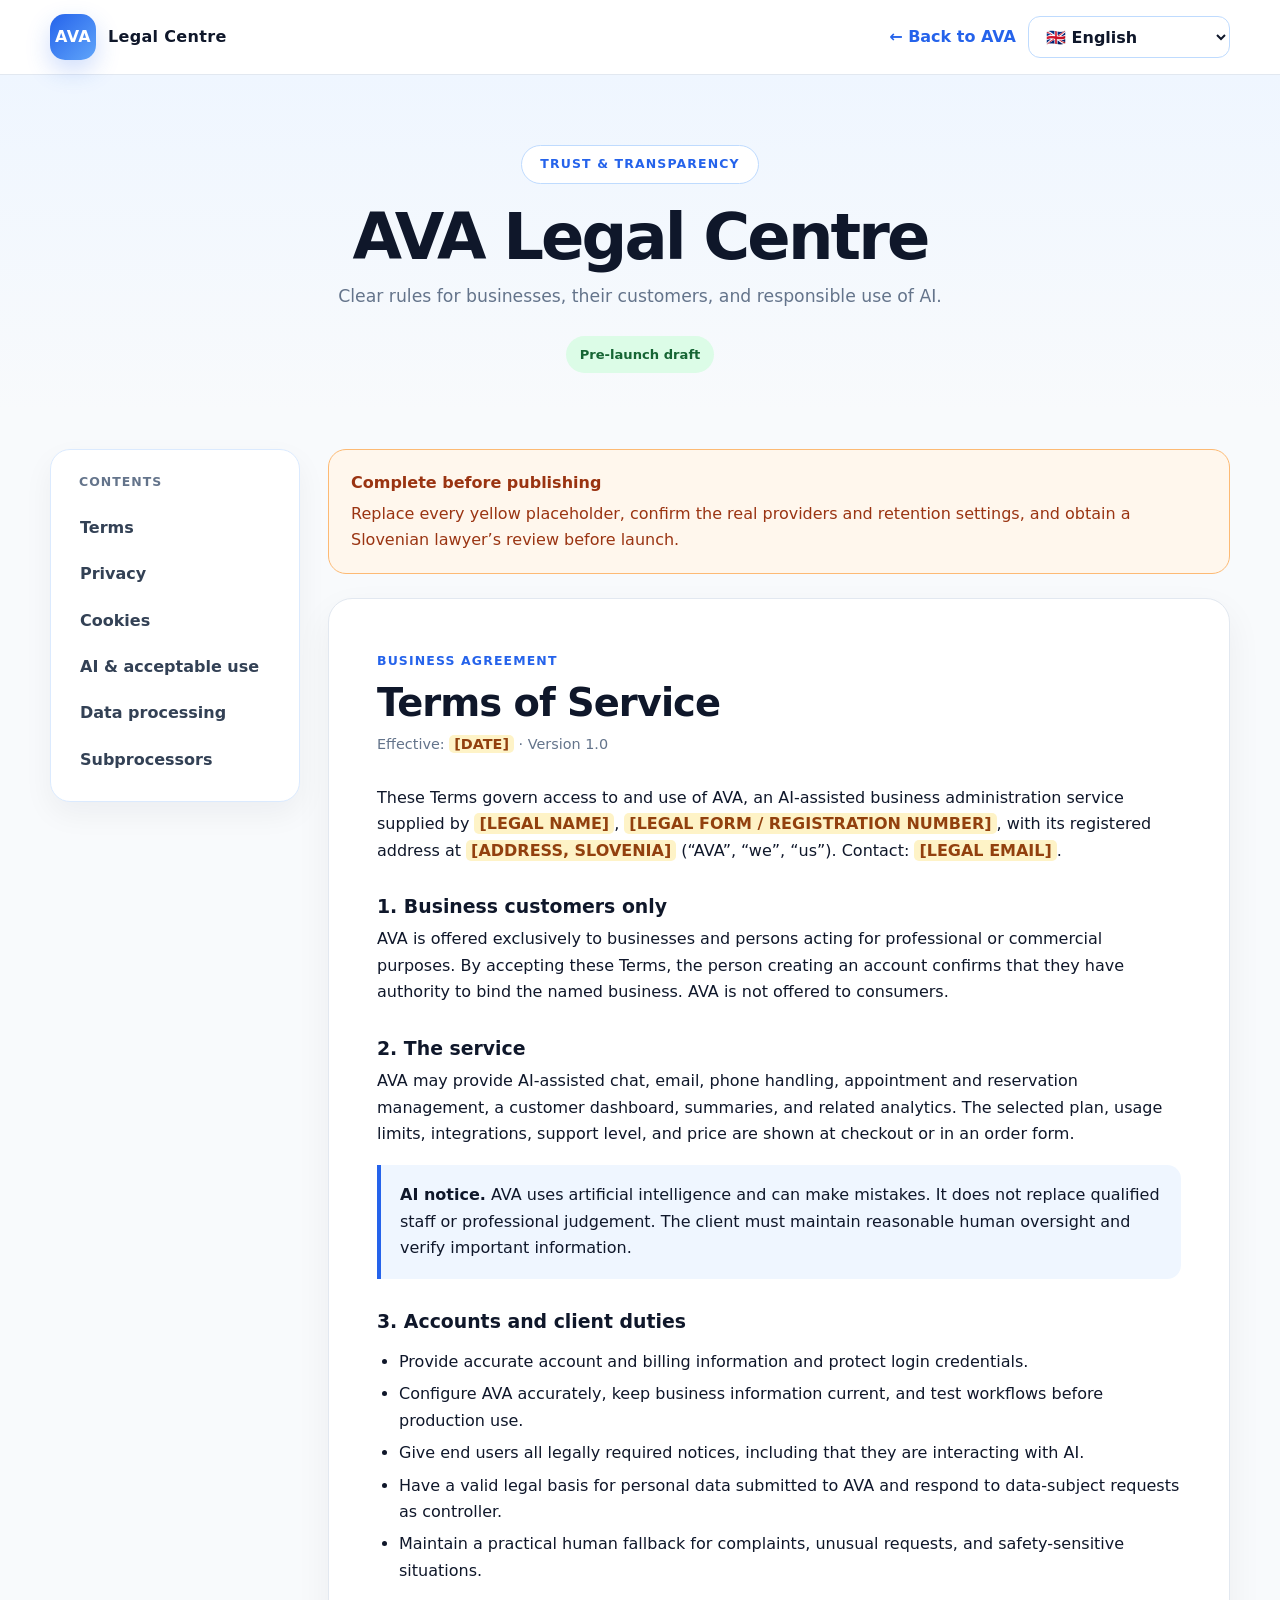
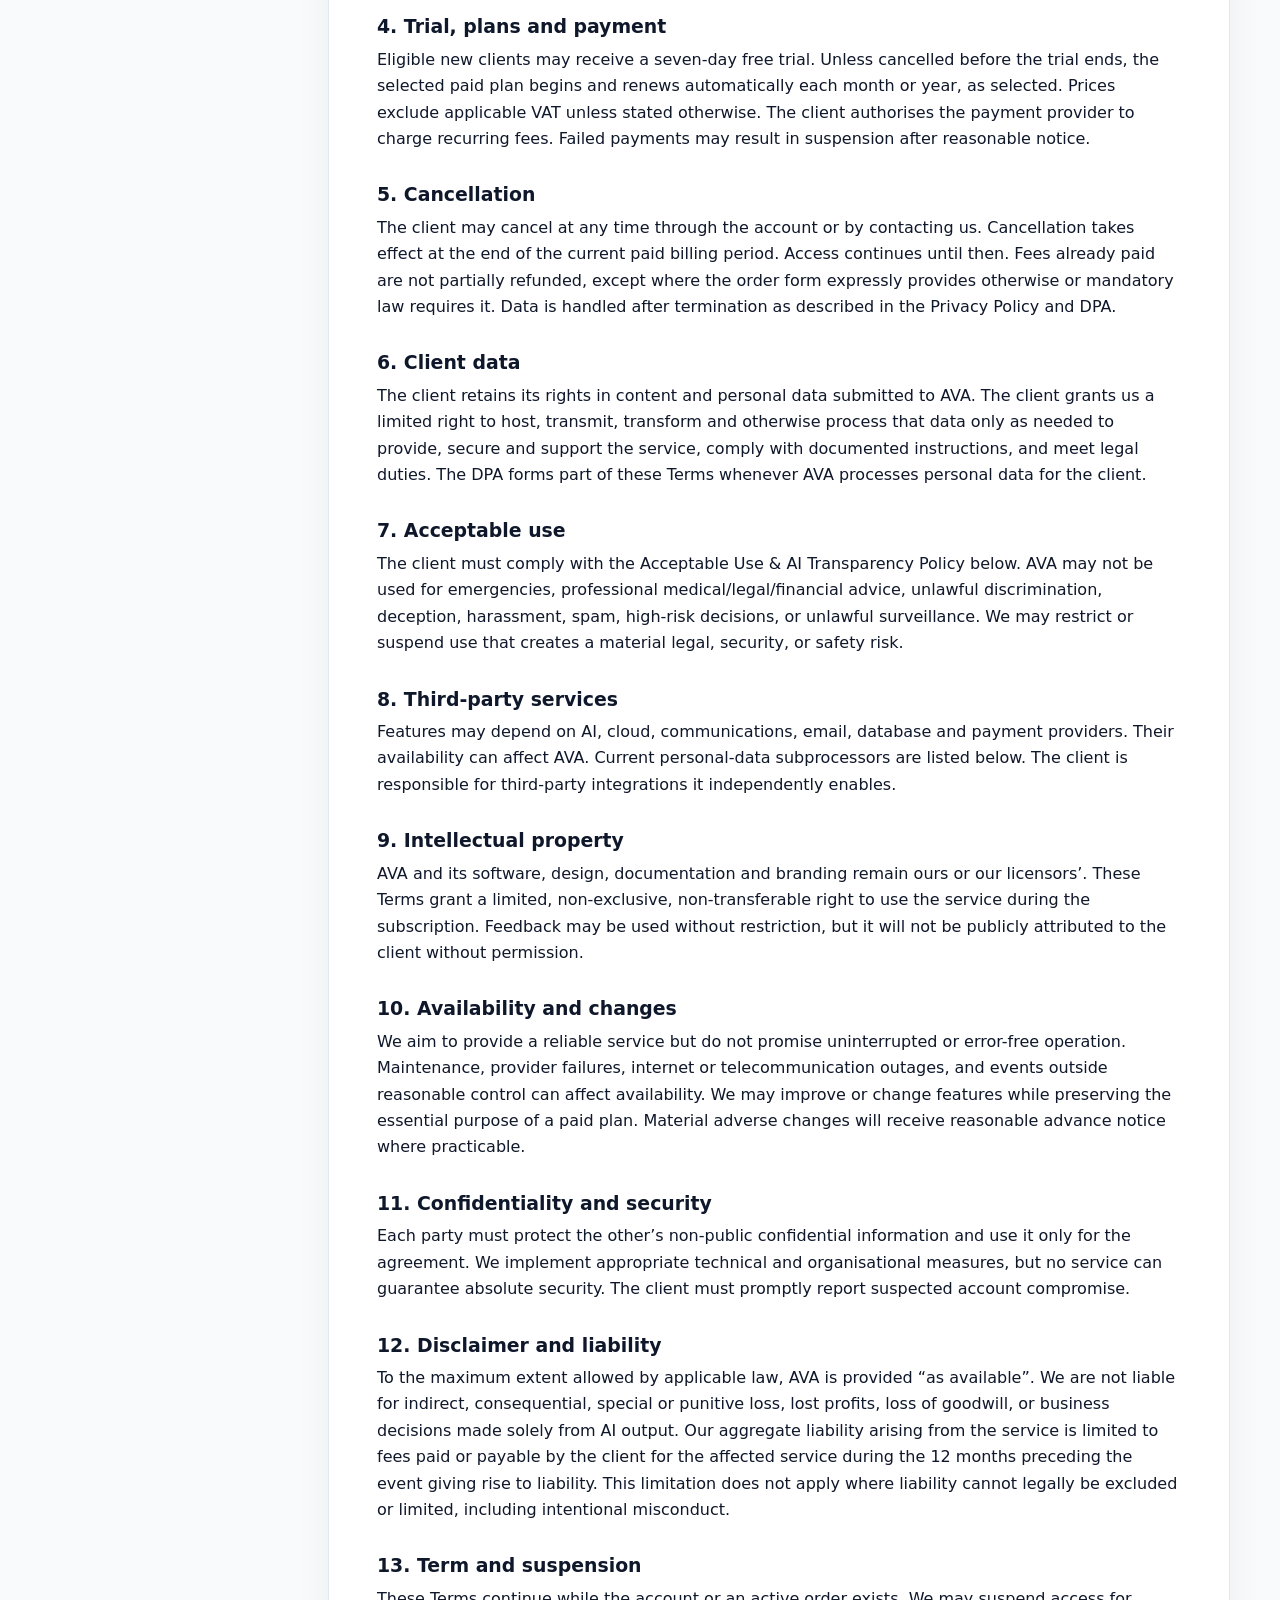
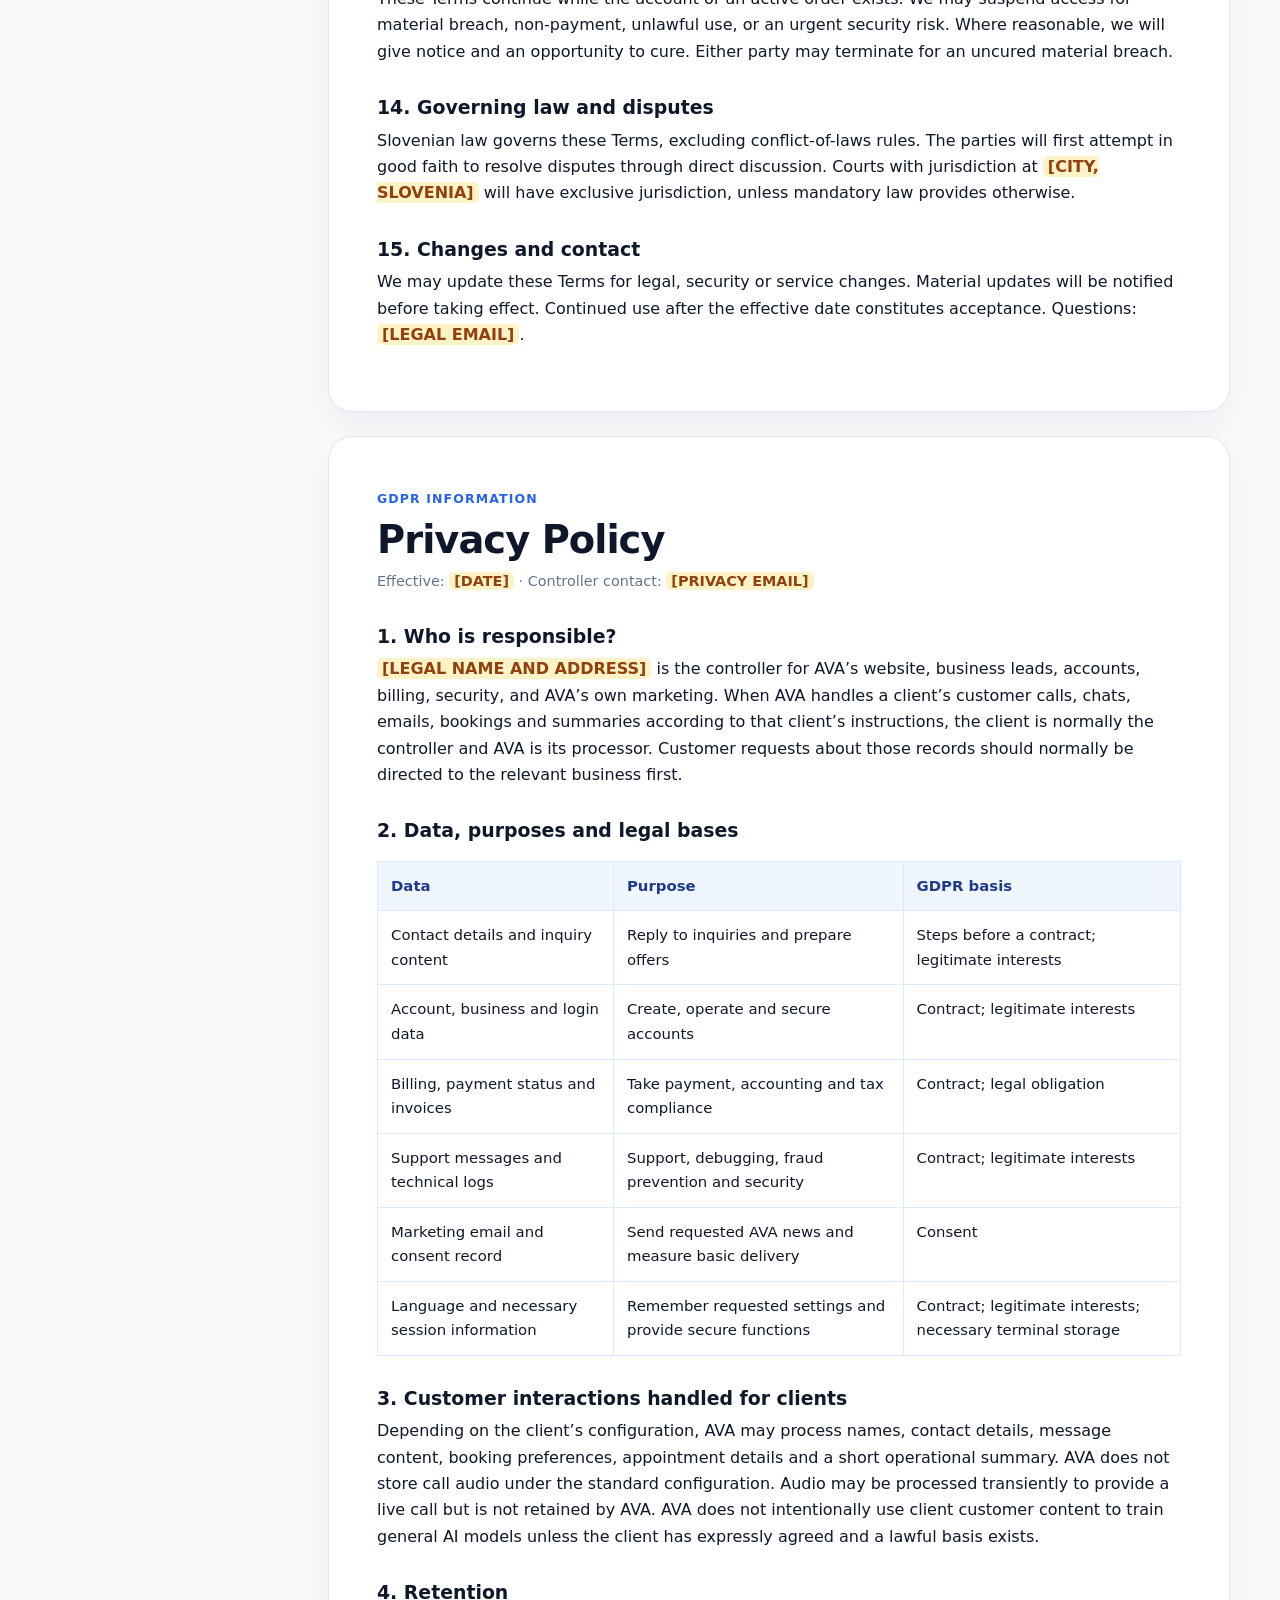
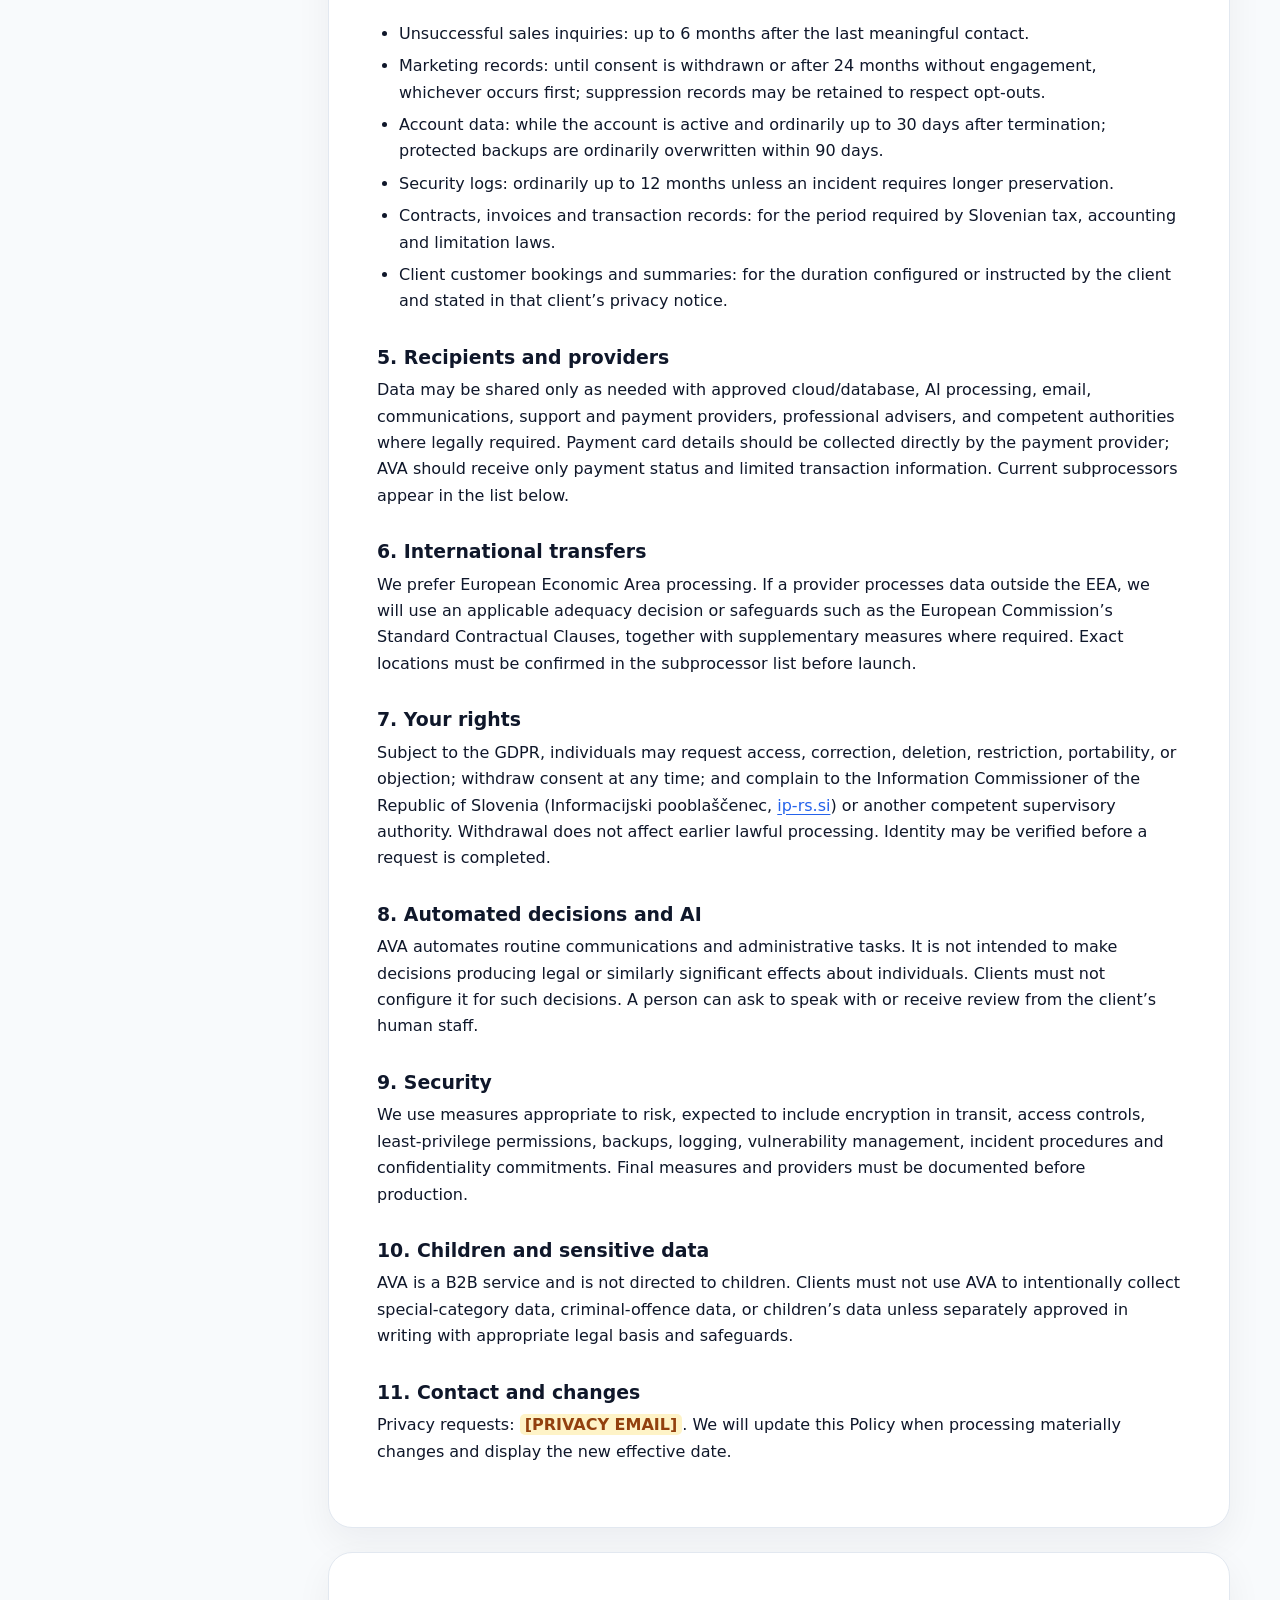
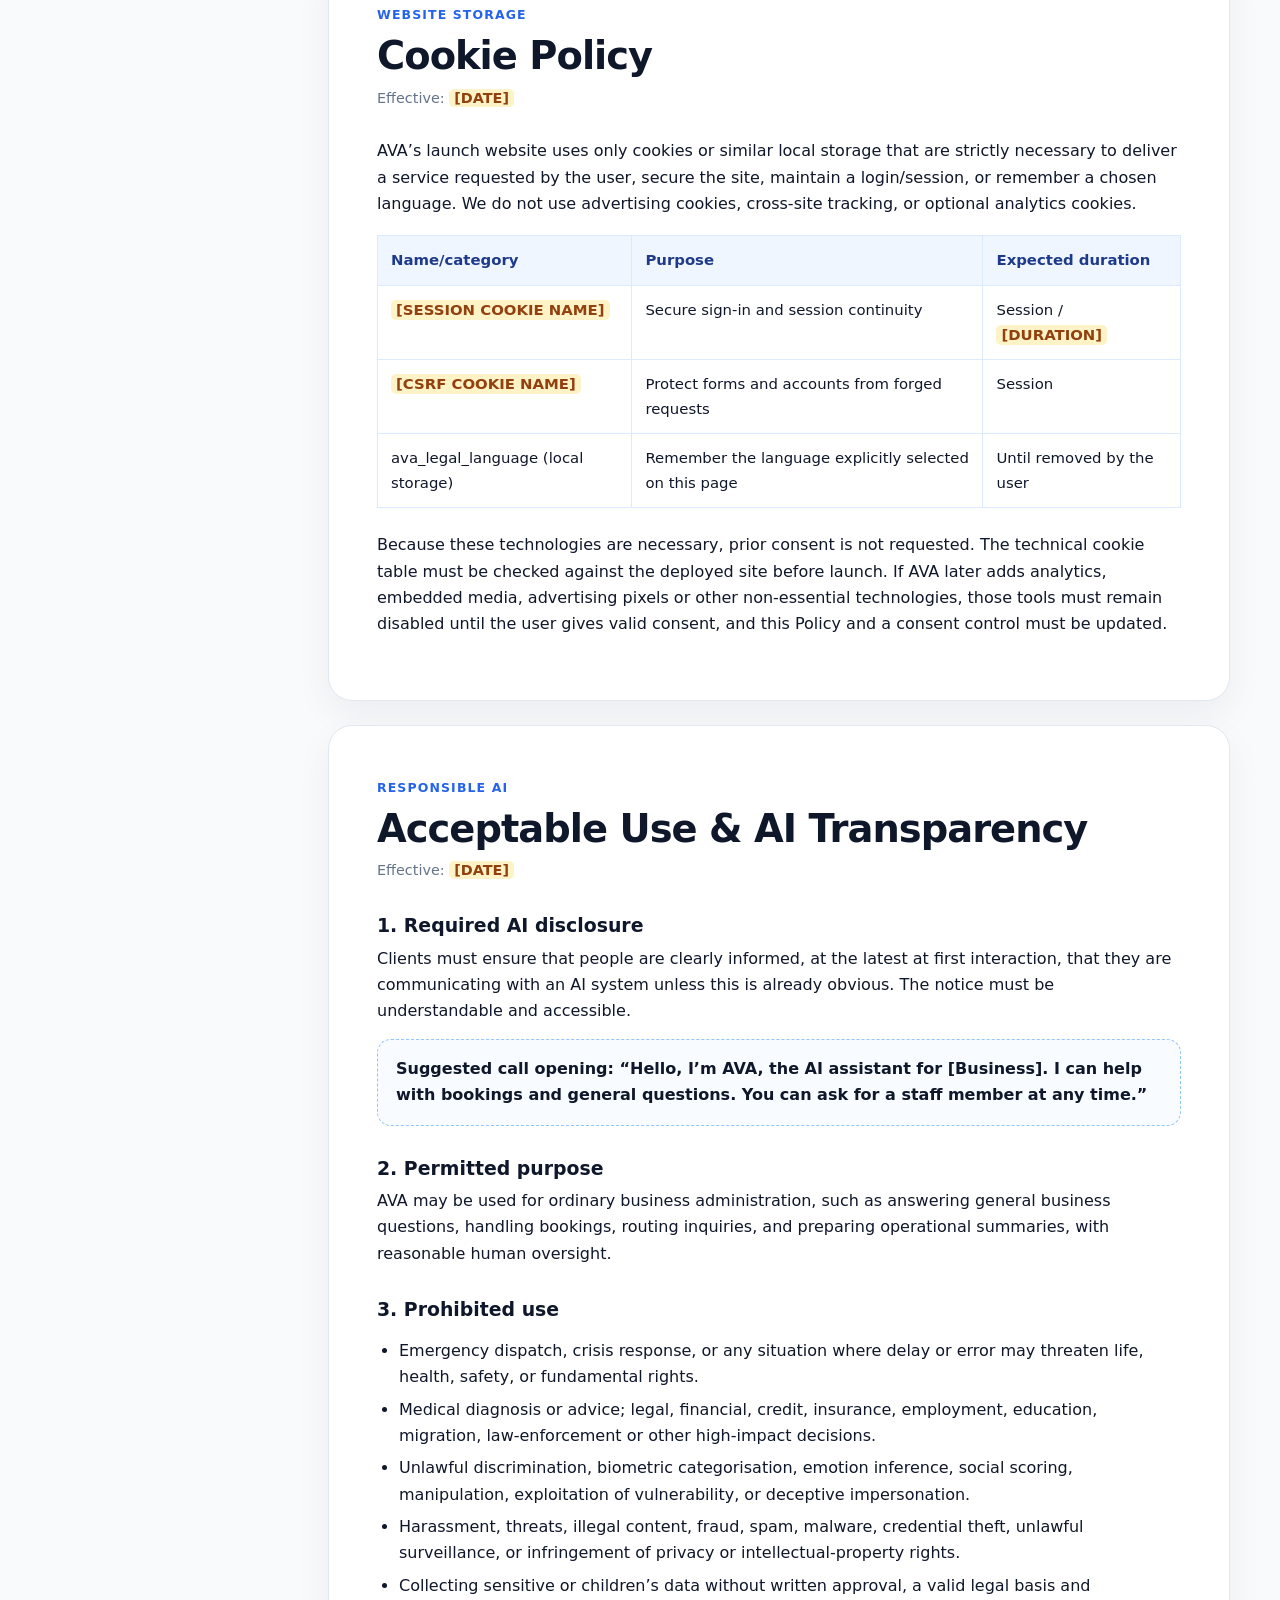
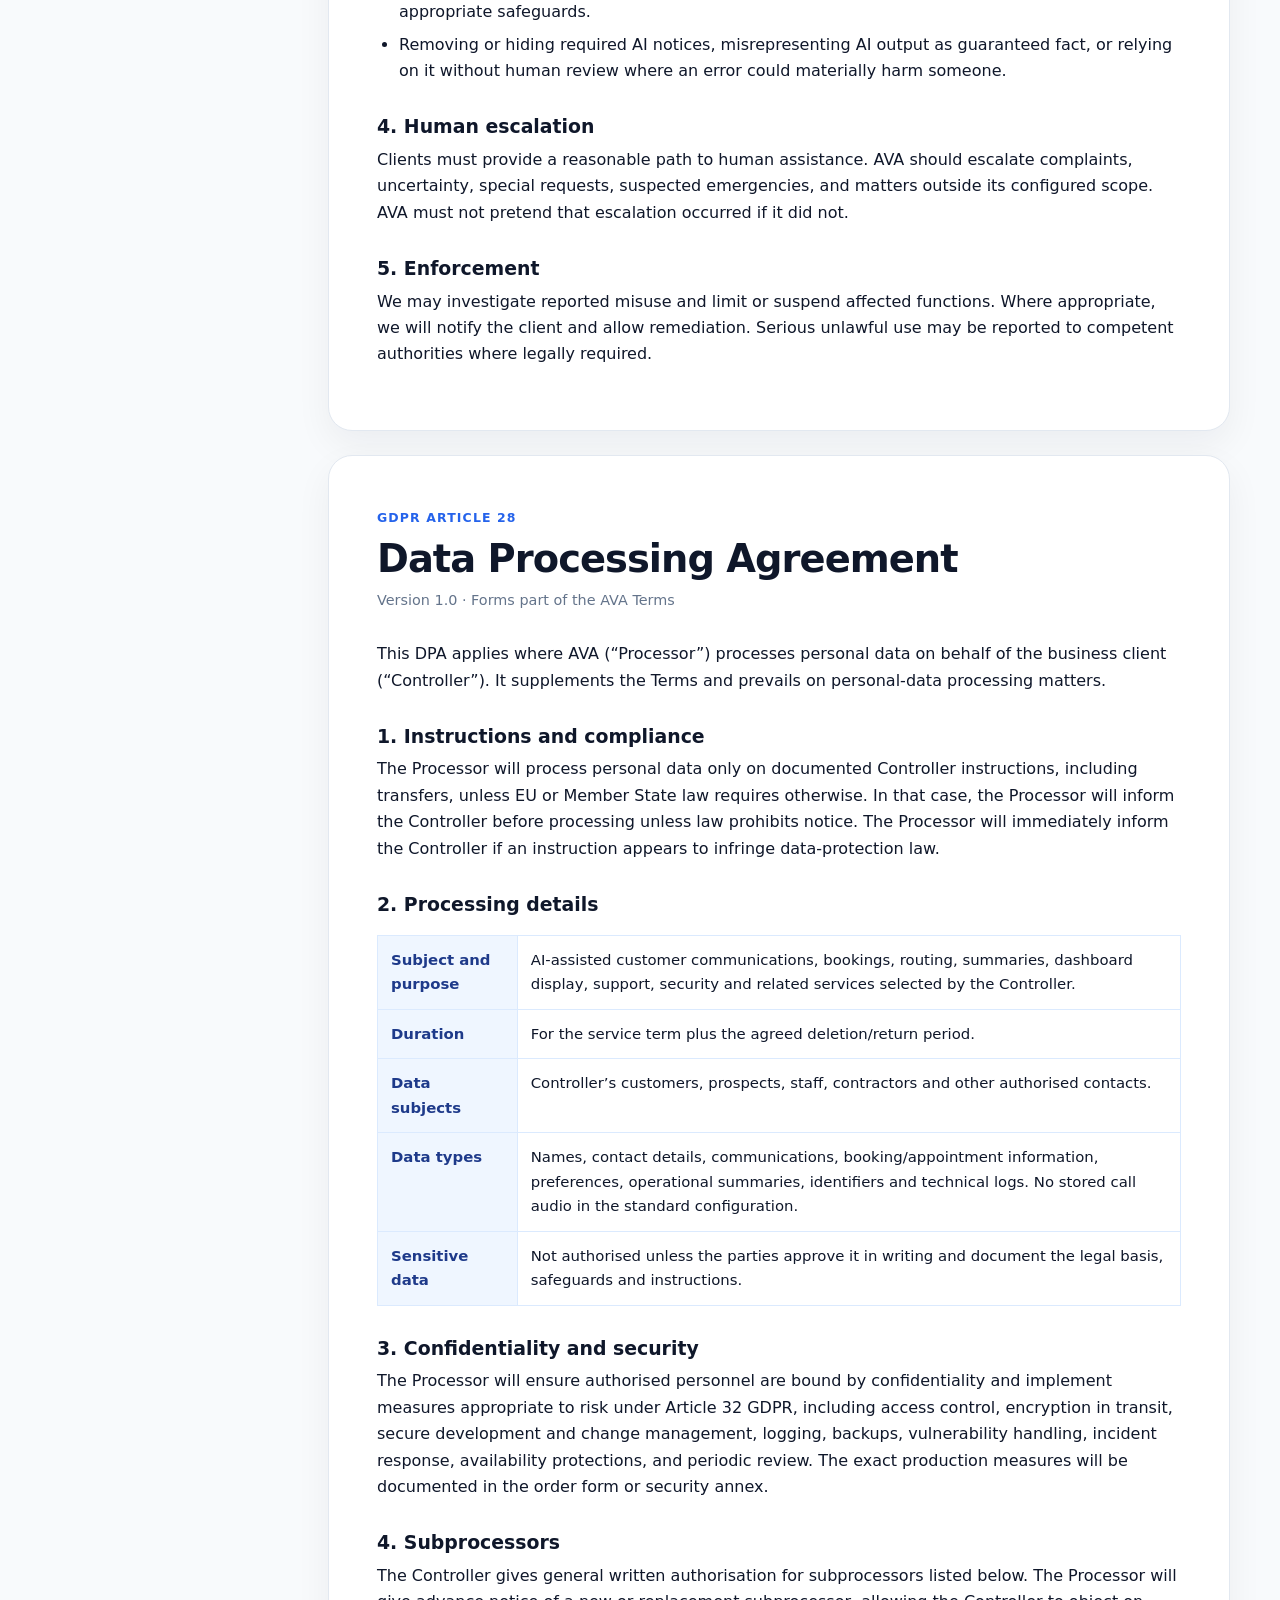
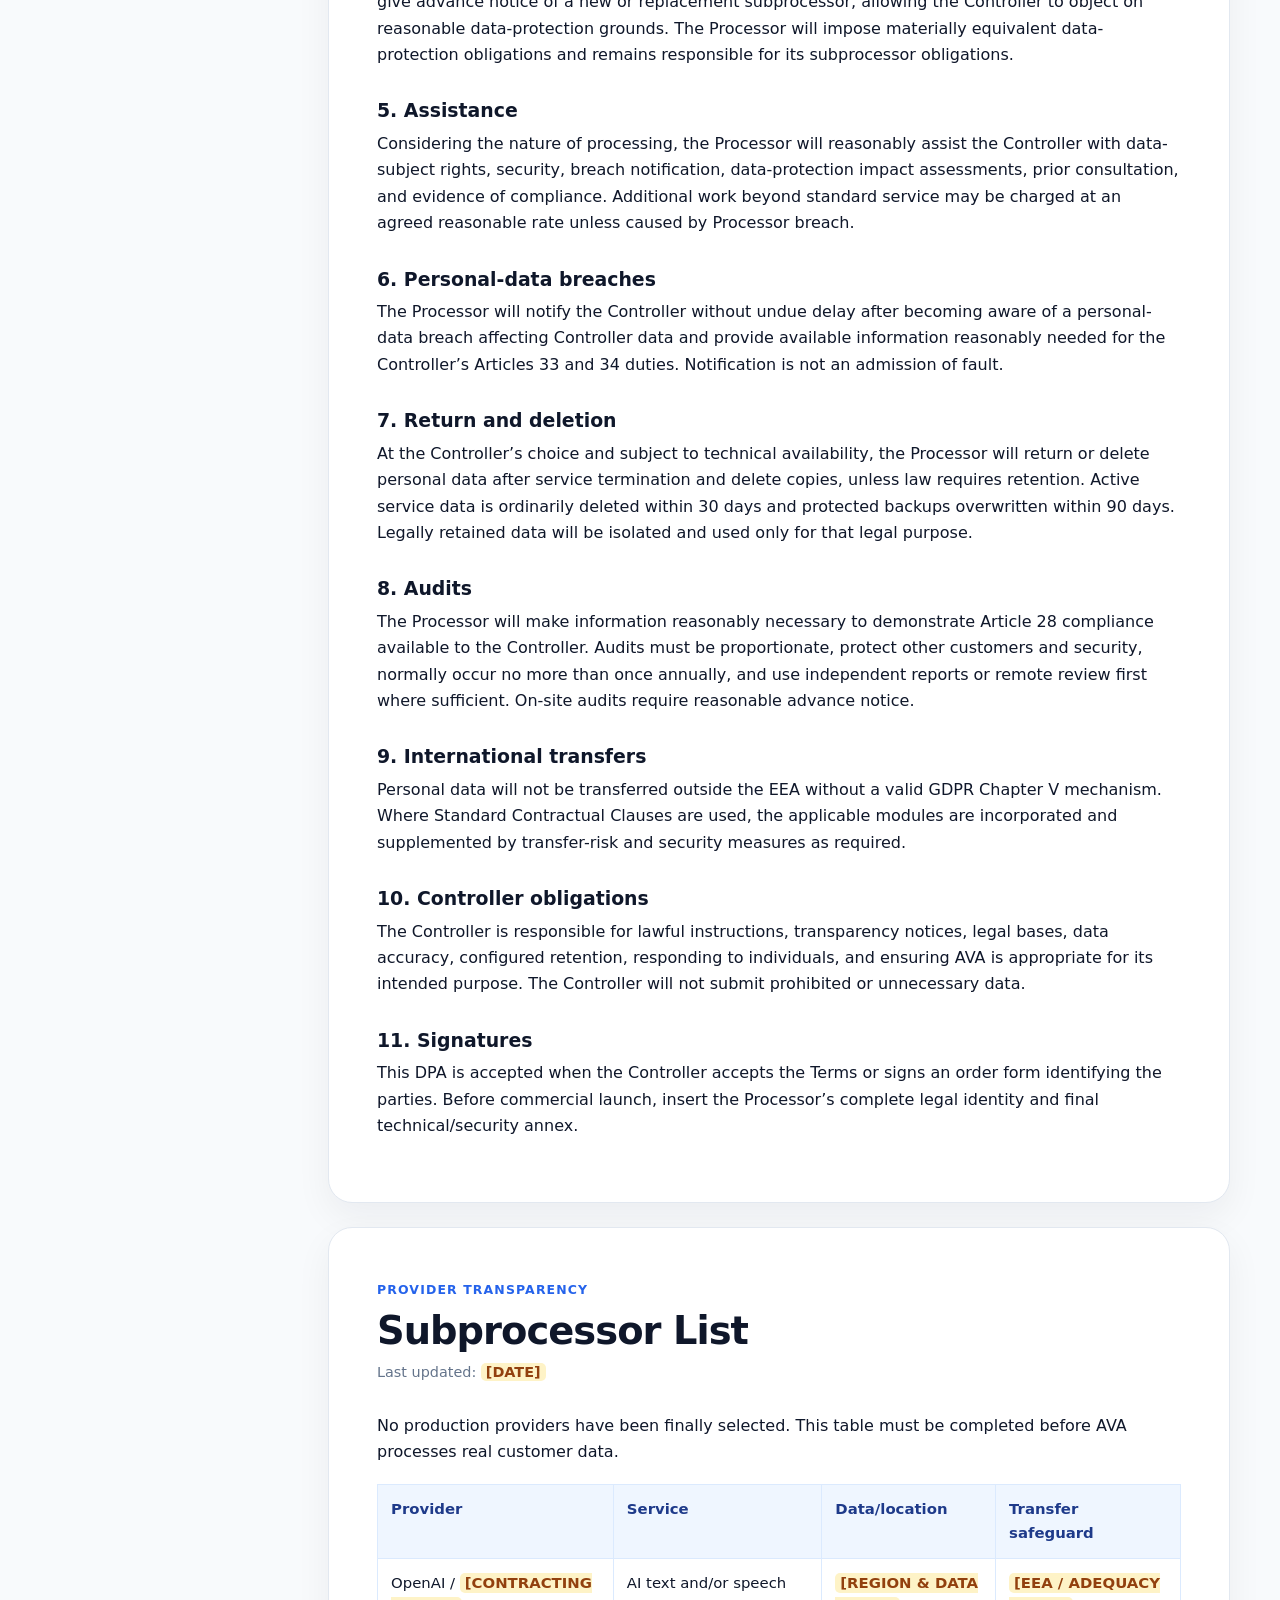
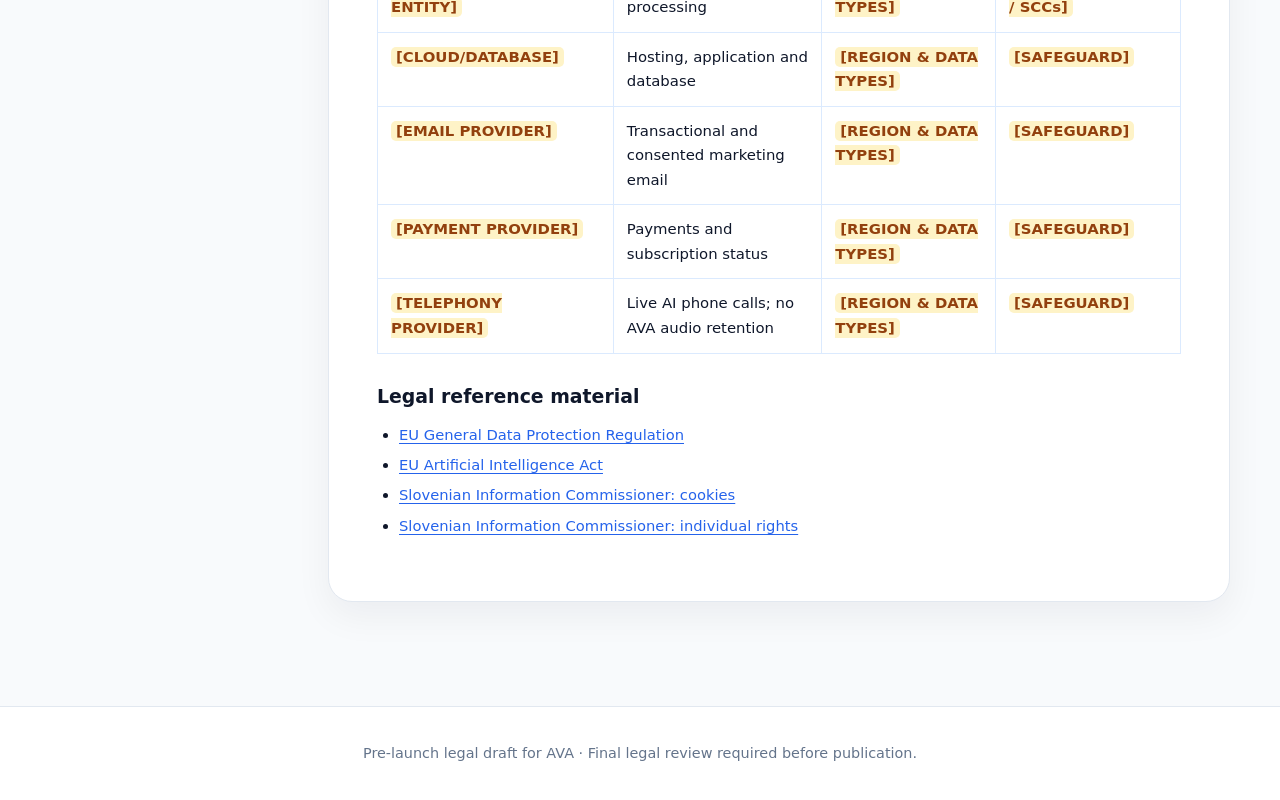
<file: AVA-legal-center.html>
<!doctype html>
<html lang="en">
<head>
  <meta charset="utf-8">
  <meta name="viewport" content="width=device-width, initial-scale=1">
  <meta name="robots" content="index,follow">
  <title>AVA Legal Centre</title>
  <style>
    :root{--blue:#2563eb;--blue-dark:#1d4ed8;--ink:#0f172a;--muted:#64748b;--line:#dbeafe;--wash:#eff6ff;--paper:#fff;--bg:#f8fafc;--warning:#fff7ed;--warning-line:#fdba74;--radius:24px}
    *{box-sizing:border-box}
    html{scroll-behavior:smooth}
    body{margin:0;background:var(--bg);color:var(--ink);font-family:Inter,ui-sans-serif,system-ui,-apple-system,"Segoe UI",sans-serif;line-height:1.65}
    a{color:var(--blue);text-decoration-thickness:1px;text-underline-offset:3px}
    a:hover{color:var(--blue-dark)}
    .topbar{position:sticky;top:0;z-index:50;background:rgba(255,255,255,.94);border-bottom:1px solid #e2e8f0;backdrop-filter:blur(12px)}
    .topbar-inner{width:min(1180px,calc(100% - 36px));min-height:74px;margin:auto;display:flex;align-items:center;justify-content:space-between;gap:22px}
    .brand{display:flex;align-items:center;gap:12px;color:var(--ink);font-weight:900;text-decoration:none;letter-spacing:.02em}
    .brand-mark{display:grid;place-items:center;width:46px;height:46px;border-radius:15px;background:linear-gradient(135deg,#2563eb,#60a5fa);color:white;box-shadow:0 10px 24px rgba(37,99,235,.22)}
    .top-actions{display:flex;align-items:center;gap:12px}
    .back-link{font-weight:750;text-decoration:none}
    select{min-height:42px;padding:0 34px 0 13px;border:1px solid #bfdbfe;border-radius:12px;background:white;color:var(--ink);font:inherit;font-weight:700;cursor:pointer}
    .hero{padding:70px 18px 38px;text-align:center;background:linear-gradient(180deg,#eff6ff 0%,#f8fafc 100%)}
    .eyebrow{display:inline-flex;align-items:center;justify-content:center;padding:8px 18px;border:1px solid #bfdbfe;border-radius:999px;background:white;color:var(--blue);font-size:.78rem;font-weight:850;letter-spacing:.09em;text-transform:uppercase}
    h1{max-width:850px;margin:20px auto 12px;font-size:clamp(2.2rem,5vw,4.3rem);line-height:1.04;letter-spacing:-.045em}
    .hero p{max-width:720px;margin:0 auto;color:var(--muted);font-size:1.08rem}
    .status{display:inline-flex;margin-top:25px;padding:8px 14px;border-radius:999px;background:#dcfce7;color:#166534;font-size:.82rem;font-weight:800}
    .shell{width:min(1180px,calc(100% - 36px));margin:38px auto 80px;display:grid;grid-template-columns:250px minmax(0,1fr);gap:28px;align-items:start}
    .side{position:sticky;top:98px;padding:18px;border:1px solid #dbeafe;border-radius:20px;background:white;box-shadow:0 12px 30px rgba(15,23,42,.05)}
    .side strong{display:block;padding:4px 10px 12px;font-size:.78rem;letter-spacing:.08em;text-transform:uppercase;color:var(--muted)}
    .side a{display:block;padding:10px 11px;border-radius:11px;color:#334155;font-weight:720;text-decoration:none}
    .side a:hover{background:var(--wash);color:var(--blue)}
    .content{min-width:0}
    .draft-note{margin-bottom:24px;padding:20px 22px;border:1px solid var(--warning-line);border-radius:18px;background:var(--warning);color:#9a3412}
    .draft-note strong{display:block;margin-bottom:4px}
    .policy{scroll-margin-top:100px;margin-bottom:24px;padding:clamp(24px,4vw,48px);border:1px solid #e2e8f0;border-radius:var(--radius);background:var(--paper);box-shadow:0 14px 36px rgba(15,23,42,.055)}
    .policy-kicker{color:var(--blue);font-size:.78rem;font-weight:850;letter-spacing:.09em;text-transform:uppercase}
    h2{margin:7px 0 8px;font-size:clamp(1.65rem,3vw,2.5rem);line-height:1.15;letter-spacing:-.025em}
    .updated{margin:0 0 28px;color:var(--muted);font-size:.9rem}
    h3{margin:30px 0 8px;font-size:1.18rem;line-height:1.3}
    h4{margin:22px 0 6px}
    p{margin:8px 0 14px}
    ul,ol{padding-left:22px}
    li{margin:6px 0}
    table{width:100%;margin:18px 0 24px;border-collapse:collapse;font-size:.93rem}
    th,td{padding:12px 13px;border:1px solid #dbeafe;text-align:left;vertical-align:top}
    th{background:var(--wash);color:#1e3a8a}
    .callout{margin:18px 0;padding:17px 19px;border-left:4px solid var(--blue);border-radius:0 14px 14px 0;background:var(--wash)}
    .script{padding:16px 18px;border:1px dashed #93c5fd;border-radius:14px;background:#f8fbff;font-weight:700}
    .placeholder{padding:1px 5px;border-radius:5px;background:#fef3c7;color:#92400e;font-weight:800}
    .source-list{font-size:.92rem}
    .lang-panel[hidden]{display:none!important}
    .footer{padding:35px 18px;border-top:1px solid #e2e8f0;background:white;text-align:center;color:var(--muted);font-size:.9rem}
    @media(max-width:820px){.shell{grid-template-columns:1fr}.side{position:static;display:flex;gap:4px;overflow:auto}.side strong{display:none}.side a{white-space:nowrap}.back-link{display:none}.hero{padding-top:48px}.policy{border-radius:19px}table{display:block;overflow-x:auto}}
    @media(max-width:520px){.topbar-inner{width:min(100% - 24px)}.brand-text{display:none}.shell{width:min(100% - 24px)}.policy{padding:23px 19px}.hero{padding-left:12px;padding-right:12px}h1{font-size:2.35rem}}
    @media print{.topbar,.side,.draft-note{display:none}.shell{display:block;width:100%;margin:0}.policy{box-shadow:none;break-inside:avoid}.lang-panel[hidden]{display:none!important}}
  </style>
</head>
<body>
  <header class="topbar">
    <div class="topbar-inner">
      <a class="brand" href="index.html" aria-label="AVA home"><span class="brand-mark">AVA</span><span class="brand-text">Legal Centre</span></a>
      <div class="top-actions">
        <a class="back-link" href="index.html">← <span data-ui="back">Back to AVA</span></a>
        <label>
          <span class="sr-only" hidden>Language</span>
          <select id="languageSelect" aria-label="Policy language">
            <option value="en">🇬🇧 English</option>
            <option value="sl">🇸🇮 Slovenščina</option>
            <option value="hr">🇭🇷 Hrvatski</option>
            <option value="de">🇩🇪 Deutsch</option>
          </select>
        </label>
      </div>
    </div>
  </header>

  <section class="hero">
    <span class="eyebrow" data-ui="eyebrow">Trust & transparency</span>
    <h1 data-ui="title">AVA Legal Centre</h1>
    <p data-ui="subtitle">Clear rules for businesses, their customers, and responsible use of AI.</p>
    <span class="status" data-ui="status">Pre-launch draft</span>
  </section>

  <div class="shell">
    <nav class="side" aria-label="Legal documents">
      <strong data-ui="contents">Contents</strong>
      <a href="#terms" data-ui="navTerms">Terms</a>
      <a href="#privacy" data-ui="navPrivacy">Privacy</a>
      <a href="#cookies" data-ui="navCookies">Cookies</a>
      <a href="#acceptable-use" data-ui="navAcceptable">AI & acceptable use</a>
      <a href="#dpa" data-ui="navDpa">Data processing</a>
      <a href="#subprocessors" data-ui="navSubprocessors">Subprocessors</a>
    </nav>

    <main class="content">
      <div class="draft-note" role="note">
        <strong data-ui="draftTitle">Complete before publishing</strong>
        <span data-ui="draftText">Replace every yellow placeholder, confirm the real providers and retention settings, and obtain a Slovenian lawyer’s review before launch.</span>
      </div>

      <!-- ENGLISH -->
      <div class="lang-panel" data-lang="en">
        <article class="policy" id="terms">
          <span class="policy-kicker">Business agreement</span><h2>Terms of Service</h2><p class="updated">Effective: <span class="placeholder">[DATE]</span> · Version 1.0</p>
          <p>These Terms govern access to and use of AVA, an AI-assisted business administration service supplied by <span class="placeholder">[LEGAL NAME]</span>, <span class="placeholder">[LEGAL FORM / REGISTRATION NUMBER]</span>, with its registered address at <span class="placeholder">[ADDRESS, SLOVENIA]</span> (“AVA”, “we”, “us”). Contact: <span class="placeholder">[LEGAL EMAIL]</span>.</p>
          <h3>1. Business customers only</h3><p>AVA is offered exclusively to businesses and persons acting for professional or commercial purposes. By accepting these Terms, the person creating an account confirms that they have authority to bind the named business. AVA is not offered to consumers.</p>
          <h3>2. The service</h3><p>AVA may provide AI-assisted chat, email, phone handling, appointment and reservation management, a customer dashboard, summaries, and related analytics. The selected plan, usage limits, integrations, support level, and price are shown at checkout or in an order form.</p>
          <div class="callout"><strong>AI notice.</strong> AVA uses artificial intelligence and can make mistakes. It does not replace qualified staff or professional judgement. The client must maintain reasonable human oversight and verify important information.</div>
          <h3>3. Accounts and client duties</h3><ul><li>Provide accurate account and billing information and protect login credentials.</li><li>Configure AVA accurately, keep business information current, and test workflows before production use.</li><li>Give end users all legally required notices, including that they are interacting with AI.</li><li>Have a valid legal basis for personal data submitted to AVA and respond to data-subject requests as controller.</li><li>Maintain a practical human fallback for complaints, unusual requests, and safety-sensitive situations.</li></ul>
          <h3>4. Trial, plans and payment</h3><p>Eligible new clients may receive a seven-day free trial. Unless cancelled before the trial ends, the selected paid plan begins and renews automatically each month or year, as selected. Prices exclude applicable VAT unless stated otherwise. The client authorises the payment provider to charge recurring fees. Failed payments may result in suspension after reasonable notice.</p>
          <h3>5. Cancellation</h3><p>The client may cancel at any time through the account or by contacting us. Cancellation takes effect at the end of the current paid billing period. Access continues until then. Fees already paid are not partially refunded, except where the order form expressly provides otherwise or mandatory law requires it. Data is handled after termination as described in the Privacy Policy and DPA.</p>
          <h3>6. Client data</h3><p>The client retains its rights in content and personal data submitted to AVA. The client grants us a limited right to host, transmit, transform and otherwise process that data only as needed to provide, secure and support the service, comply with documented instructions, and meet legal duties. The DPA forms part of these Terms whenever AVA processes personal data for the client.</p>
          <h3>7. Acceptable use</h3><p>The client must comply with the Acceptable Use & AI Transparency Policy below. AVA may not be used for emergencies, professional medical/legal/financial advice, unlawful discrimination, deception, harassment, spam, high-risk decisions, or unlawful surveillance. We may restrict or suspend use that creates a material legal, security, or safety risk.</p>
          <h3>8. Third-party services</h3><p>Features may depend on AI, cloud, communications, email, database and payment providers. Their availability can affect AVA. Current personal-data subprocessors are listed below. The client is responsible for third-party integrations it independently enables.</p>
          <h3>9. Intellectual property</h3><p>AVA and its software, design, documentation and branding remain ours or our licensors’. These Terms grant a limited, non-exclusive, non-transferable right to use the service during the subscription. Feedback may be used without restriction, but it will not be publicly attributed to the client without permission.</p>
          <h3>10. Availability and changes</h3><p>We aim to provide a reliable service but do not promise uninterrupted or error-free operation. Maintenance, provider failures, internet or telecommunication outages, and events outside reasonable control can affect availability. We may improve or change features while preserving the essential purpose of a paid plan. Material adverse changes will receive reasonable advance notice where practicable.</p>
          <h3>11. Confidentiality and security</h3><p>Each party must protect the other’s non-public confidential information and use it only for the agreement. We implement appropriate technical and organisational measures, but no service can guarantee absolute security. The client must promptly report suspected account compromise.</p>
          <h3>12. Disclaimer and liability</h3><p>To the maximum extent allowed by applicable law, AVA is provided “as available”. We are not liable for indirect, consequential, special or punitive loss, lost profits, loss of goodwill, or business decisions made solely from AI output. Our aggregate liability arising from the service is limited to fees paid or payable by the client for the affected service during the 12 months preceding the event giving rise to liability. This limitation does not apply where liability cannot legally be excluded or limited, including intentional misconduct.</p>
          <h3>13. Term and suspension</h3><p>These Terms continue while the account or an active order exists. We may suspend access for material breach, non-payment, unlawful use, or an urgent security risk. Where reasonable, we will give notice and an opportunity to cure. Either party may terminate for an uncured material breach.</p>
          <h3>14. Governing law and disputes</h3><p>Slovenian law governs these Terms, excluding conflict-of-laws rules. The parties will first attempt in good faith to resolve disputes through direct discussion. Courts with jurisdiction at <span class="placeholder">[CITY, SLOVENIA]</span> will have exclusive jurisdiction, unless mandatory law provides otherwise.</p>
          <h3>15. Changes and contact</h3><p>We may update these Terms for legal, security or service changes. Material updates will be notified before taking effect. Continued use after the effective date constitutes acceptance. Questions: <span class="placeholder">[LEGAL EMAIL]</span>.</p>
        </article>

        <article class="policy" id="privacy">
          <span class="policy-kicker">GDPR information</span><h2>Privacy Policy</h2><p class="updated">Effective: <span class="placeholder">[DATE]</span> · Controller contact: <span class="placeholder">[PRIVACY EMAIL]</span></p>
          <h3>1. Who is responsible?</h3><p><span class="placeholder">[LEGAL NAME AND ADDRESS]</span> is the controller for AVA’s website, business leads, accounts, billing, security, and AVA’s own marketing. When AVA handles a client’s customer calls, chats, emails, bookings and summaries according to that client’s instructions, the client is normally the controller and AVA is its processor. Customer requests about those records should normally be directed to the relevant business first.</p>
          <h3>2. Data, purposes and legal bases</h3>
          <table><thead><tr><th>Data</th><th>Purpose</th><th>GDPR basis</th></tr></thead><tbody><tr><td>Contact details and inquiry content</td><td>Reply to inquiries and prepare offers</td><td>Steps before a contract; legitimate interests</td></tr><tr><td>Account, business and login data</td><td>Create, operate and secure accounts</td><td>Contract; legitimate interests</td></tr><tr><td>Billing, payment status and invoices</td><td>Take payment, accounting and tax compliance</td><td>Contract; legal obligation</td></tr><tr><td>Support messages and technical logs</td><td>Support, debugging, fraud prevention and security</td><td>Contract; legitimate interests</td></tr><tr><td>Marketing email and consent record</td><td>Send requested AVA news and measure basic delivery</td><td>Consent</td></tr><tr><td>Language and necessary session information</td><td>Remember requested settings and provide secure functions</td><td>Contract; legitimate interests; necessary terminal storage</td></tr></tbody></table>
          <h3>3. Customer interactions handled for clients</h3><p>Depending on the client’s configuration, AVA may process names, contact details, message content, booking preferences, appointment details and a short operational summary. AVA does not store call audio under the standard configuration. Audio may be processed transiently to provide a live call but is not retained by AVA. AVA does not intentionally use client customer content to train general AI models unless the client has expressly agreed and a lawful basis exists.</p>
          <h3>4. Retention</h3><ul><li>Unsuccessful sales inquiries: up to 6 months after the last meaningful contact.</li><li>Marketing records: until consent is withdrawn or after 24 months without engagement, whichever occurs first; suppression records may be retained to respect opt-outs.</li><li>Account data: while the account is active and ordinarily up to 30 days after termination; protected backups are ordinarily overwritten within 90 days.</li><li>Security logs: ordinarily up to 12 months unless an incident requires longer preservation.</li><li>Contracts, invoices and transaction records: for the period required by Slovenian tax, accounting and limitation laws.</li><li>Client customer bookings and summaries: for the duration configured or instructed by the client and stated in that client’s privacy notice.</li></ul>
          <h3>5. Recipients and providers</h3><p>Data may be shared only as needed with approved cloud/database, AI processing, email, communications, support and payment providers, professional advisers, and competent authorities where legally required. Payment card details should be collected directly by the payment provider; AVA should receive only payment status and limited transaction information. Current subprocessors appear in the list below.</p>
          <h3>6. International transfers</h3><p>We prefer European Economic Area processing. If a provider processes data outside the EEA, we will use an applicable adequacy decision or safeguards such as the European Commission’s Standard Contractual Clauses, together with supplementary measures where required. Exact locations must be confirmed in the subprocessor list before launch.</p>
          <h3>7. Your rights</h3><p>Subject to the GDPR, individuals may request access, correction, deletion, restriction, portability, or objection; withdraw consent at any time; and complain to the Information Commissioner of the Republic of Slovenia (Informacijski pooblaščenec, <a href="https://www.ip-rs.si/">ip-rs.si</a>) or another competent supervisory authority. Withdrawal does not affect earlier lawful processing. Identity may be verified before a request is completed.</p>
          <h3>8. Automated decisions and AI</h3><p>AVA automates routine communications and administrative tasks. It is not intended to make decisions producing legal or similarly significant effects about individuals. Clients must not configure it for such decisions. A person can ask to speak with or receive review from the client’s human staff.</p>
          <h3>9. Security</h3><p>We use measures appropriate to risk, expected to include encryption in transit, access controls, least-privilege permissions, backups, logging, vulnerability management, incident procedures and confidentiality commitments. Final measures and providers must be documented before production.</p>
          <h3>10. Children and sensitive data</h3><p>AVA is a B2B service and is not directed to children. Clients must not use AVA to intentionally collect special-category data, criminal-offence data, or children’s data unless separately approved in writing with appropriate legal basis and safeguards.</p>
          <h3>11. Contact and changes</h3><p>Privacy requests: <span class="placeholder">[PRIVACY EMAIL]</span>. We will update this Policy when processing materially changes and display the new effective date.</p>
        </article>

        <article class="policy" id="cookies">
          <span class="policy-kicker">Website storage</span><h2>Cookie Policy</h2><p class="updated">Effective: <span class="placeholder">[DATE]</span></p>
          <p>AVA’s launch website uses only cookies or similar local storage that are strictly necessary to deliver a service requested by the user, secure the site, maintain a login/session, or remember a chosen language. We do not use advertising cookies, cross-site tracking, or optional analytics cookies.</p>
          <table><thead><tr><th>Name/category</th><th>Purpose</th><th>Expected duration</th></tr></thead><tbody><tr><td><span class="placeholder">[SESSION COOKIE NAME]</span></td><td>Secure sign-in and session continuity</td><td>Session / <span class="placeholder">[DURATION]</span></td></tr><tr><td><span class="placeholder">[CSRF COOKIE NAME]</span></td><td>Protect forms and accounts from forged requests</td><td>Session</td></tr><tr><td>ava_legal_language (local storage)</td><td>Remember the language explicitly selected on this page</td><td>Until removed by the user</td></tr></tbody></table>
          <p>Because these technologies are necessary, prior consent is not requested. The technical cookie table must be checked against the deployed site before launch. If AVA later adds analytics, embedded media, advertising pixels or other non-essential technologies, those tools must remain disabled until the user gives valid consent, and this Policy and a consent control must be updated.</p>
        </article>

        <article class="policy" id="acceptable-use">
          <span class="policy-kicker">Responsible AI</span><h2>Acceptable Use & AI Transparency</h2><p class="updated">Effective: <span class="placeholder">[DATE]</span></p>
          <h3>1. Required AI disclosure</h3><p>Clients must ensure that people are clearly informed, at the latest at first interaction, that they are communicating with an AI system unless this is already obvious. The notice must be understandable and accessible.</p>
          <p class="script">Suggested call opening: “Hello, I’m AVA, the AI assistant for [Business]. I can help with bookings and general questions. You can ask for a staff member at any time.”</p>
          <h3>2. Permitted purpose</h3><p>AVA may be used for ordinary business administration, such as answering general business questions, handling bookings, routing inquiries, and preparing operational summaries, with reasonable human oversight.</p>
          <h3>3. Prohibited use</h3><ul><li>Emergency dispatch, crisis response, or any situation where delay or error may threaten life, health, safety, or fundamental rights.</li><li>Medical diagnosis or advice; legal, financial, credit, insurance, employment, education, migration, law-enforcement or other high-impact decisions.</li><li>Unlawful discrimination, biometric categorisation, emotion inference, social scoring, manipulation, exploitation of vulnerability, or deceptive impersonation.</li><li>Harassment, threats, illegal content, fraud, spam, malware, credential theft, unlawful surveillance, or infringement of privacy or intellectual-property rights.</li><li>Collecting sensitive or children’s data without written approval, a valid legal basis and appropriate safeguards.</li><li>Removing or hiding required AI notices, misrepresenting AI output as guaranteed fact, or relying on it without human review where an error could materially harm someone.</li></ul>
          <h3>4. Human escalation</h3><p>Clients must provide a reasonable path to human assistance. AVA should escalate complaints, uncertainty, special requests, suspected emergencies, and matters outside its configured scope. AVA must not pretend that escalation occurred if it did not.</p>
          <h3>5. Enforcement</h3><p>We may investigate reported misuse and limit or suspend affected functions. Where appropriate, we will notify the client and allow remediation. Serious unlawful use may be reported to competent authorities where legally required.</p>
        </article>

        <article class="policy" id="dpa">
          <span class="policy-kicker">GDPR Article 28</span><h2>Data Processing Agreement</h2><p class="updated">Version 1.0 · Forms part of the AVA Terms</p>
          <p>This DPA applies where AVA (“Processor”) processes personal data on behalf of the business client (“Controller”). It supplements the Terms and prevails on personal-data processing matters.</p>
          <h3>1. Instructions and compliance</h3><p>The Processor will process personal data only on documented Controller instructions, including transfers, unless EU or Member State law requires otherwise. In that case, the Processor will inform the Controller before processing unless law prohibits notice. The Processor will immediately inform the Controller if an instruction appears to infringe data-protection law.</p>
          <h3>2. Processing details</h3><table><tbody><tr><th>Subject and purpose</th><td>AI-assisted customer communications, bookings, routing, summaries, dashboard display, support, security and related services selected by the Controller.</td></tr><tr><th>Duration</th><td>For the service term plus the agreed deletion/return period.</td></tr><tr><th>Data subjects</th><td>Controller’s customers, prospects, staff, contractors and other authorised contacts.</td></tr><tr><th>Data types</th><td>Names, contact details, communications, booking/appointment information, preferences, operational summaries, identifiers and technical logs. No stored call audio in the standard configuration.</td></tr><tr><th>Sensitive data</th><td>Not authorised unless the parties approve it in writing and document the legal basis, safeguards and instructions.</td></tr></tbody></table>
          <h3>3. Confidentiality and security</h3><p>The Processor will ensure authorised personnel are bound by confidentiality and implement measures appropriate to risk under Article 32 GDPR, including access control, encryption in transit, secure development and change management, logging, backups, vulnerability handling, incident response, availability protections, and periodic review. The exact production measures will be documented in the order form or security annex.</p>
          <h3>4. Subprocessors</h3><p>The Controller gives general written authorisation for subprocessors listed below. The Processor will give advance notice of a new or replacement subprocessor, allowing the Controller to object on reasonable data-protection grounds. The Processor will impose materially equivalent data-protection obligations and remains responsible for its subprocessor obligations.</p>
          <h3>5. Assistance</h3><p>Considering the nature of processing, the Processor will reasonably assist the Controller with data-subject rights, security, breach notification, data-protection impact assessments, prior consultation, and evidence of compliance. Additional work beyond standard service may be charged at an agreed reasonable rate unless caused by Processor breach.</p>
          <h3>6. Personal-data breaches</h3><p>The Processor will notify the Controller without undue delay after becoming aware of a personal-data breach affecting Controller data and provide available information reasonably needed for the Controller’s Articles 33 and 34 duties. Notification is not an admission of fault.</p>
          <h3>7. Return and deletion</h3><p>At the Controller’s choice and subject to technical availability, the Processor will return or delete personal data after service termination and delete copies, unless law requires retention. Active service data is ordinarily deleted within 30 days and protected backups overwritten within 90 days. Legally retained data will be isolated and used only for that legal purpose.</p>
          <h3>8. Audits</h3><p>The Processor will make information reasonably necessary to demonstrate Article 28 compliance available to the Controller. Audits must be proportionate, protect other customers and security, normally occur no more than once annually, and use independent reports or remote review first where sufficient. On-site audits require reasonable advance notice.</p>
          <h3>9. International transfers</h3><p>Personal data will not be transferred outside the EEA without a valid GDPR Chapter V mechanism. Where Standard Contractual Clauses are used, the applicable modules are incorporated and supplemented by transfer-risk and security measures as required.</p>
          <h3>10. Controller obligations</h3><p>The Controller is responsible for lawful instructions, transparency notices, legal bases, data accuracy, configured retention, responding to individuals, and ensuring AVA is appropriate for its intended purpose. The Controller will not submit prohibited or unnecessary data.</p>
          <h3>11. Signatures</h3><p>This DPA is accepted when the Controller accepts the Terms or signs an order form identifying the parties. Before commercial launch, insert the Processor’s complete legal identity and final technical/security annex.</p>
        </article>

        <article class="policy" id="subprocessors">
          <span class="policy-kicker">Provider transparency</span><h2>Subprocessor List</h2><p class="updated">Last updated: <span class="placeholder">[DATE]</span></p>
          <p>No production providers have been finally selected. This table must be completed before AVA processes real customer data.</p>
          <table><thead><tr><th>Provider</th><th>Service</th><th>Data/location</th><th>Transfer safeguard</th></tr></thead><tbody><tr><td>OpenAI / <span class="placeholder">[CONTRACTING ENTITY]</span></td><td>AI text and/or speech processing</td><td><span class="placeholder">[REGION & DATA TYPES]</span></td><td><span class="placeholder">[EEA / ADEQUACY / SCCs]</span></td></tr><tr><td><span class="placeholder">[CLOUD/DATABASE]</span></td><td>Hosting, application and database</td><td><span class="placeholder">[REGION & DATA TYPES]</span></td><td><span class="placeholder">[SAFEGUARD]</span></td></tr><tr><td><span class="placeholder">[EMAIL PROVIDER]</span></td><td>Transactional and consented marketing email</td><td><span class="placeholder">[REGION & DATA TYPES]</span></td><td><span class="placeholder">[SAFEGUARD]</span></td></tr><tr><td><span class="placeholder">[PAYMENT PROVIDER]</span></td><td>Payments and subscription status</td><td><span class="placeholder">[REGION & DATA TYPES]</span></td><td><span class="placeholder">[SAFEGUARD]</span></td></tr><tr><td><span class="placeholder">[TELEPHONY PROVIDER]</span></td><td>Live AI phone calls; no AVA audio retention</td><td><span class="placeholder">[REGION & DATA TYPES]</span></td><td><span class="placeholder">[SAFEGUARD]</span></td></tr></tbody></table>
          <h3>Legal reference material</h3><ul class="source-list"><li><a href="https://eur-lex.europa.eu/eli/reg/2016/679/oj/eng">EU General Data Protection Regulation</a></li><li><a href="https://eur-lex.europa.eu/eli/reg/2024/1689/oj/eng">EU Artificial Intelligence Act</a></li><li><a href="https://www.ip-rs.si/varstvo-osebnih-podatkov/informacijske-tehnologije-in-osebni-podatki/pi%C5%A1kotki-odgovori-na-pogosta-vpra%C5%A1anja">Slovenian Information Commissioner: cookies</a></li><li><a href="https://www.ip-rs.si/varstvo-osebnih-podatkov/pravice-posameznika/">Slovenian Information Commissioner: individual rights</a></li></ul>
        </article>
      </div>

      <!-- SLOVENIAN -->
      <div class="lang-panel" data-lang="sl" hidden>
        <article class="policy" id="terms-sl"><span class="policy-kicker">Poslovna pogodba</span><h2>Pogoji uporabe</h2><p class="updated">Velja od: <span class="placeholder">[DATUM]</span> · Različica 1.0</p>
          <p>Ti pogoji urejajo uporabo storitve AVA, ki jo zagotavlja <span class="placeholder">[PRAVNI NAZIV]</span>, <span class="placeholder">[PRAVNA OBLIKA / MATIČNA ŠTEVILKA]</span>, s sedežem na naslovu <span class="placeholder">[NASLOV, SLOVENIJA]</span> (»AVA«, »mi«). Kontakt: <span class="placeholder">[PRAVNI E-NASLOV]</span>.</p>
          <h3>1. Samo za poslovne uporabnike</h3><p>AVA je namenjena izključno podjetjem in osebam, ki delujejo v okviru svoje poslovne ali poklicne dejavnosti. Oseba, ki odpre račun, potrjuje, da sme zavezati navedeno podjetje. Storitev ni namenjena potrošnikom.</p>
          <h3>2. Storitev</h3><p>AVA lahko zagotavlja klepet, e-pošto in telefonsko komunikacijo s pomočjo umetne inteligence, upravljanje terminov in rezervacij, nadzorno ploščo, povzetke ter povezano analitiko. Izbrani paket, omejitve uporabe, integracije, podpora in cena so navedeni ob naročilu.</p>
          <div class="callout"><strong>Obvestilo o UI.</strong> AVA uporablja umetno inteligenco in se lahko zmoti. Ne nadomešča usposobljenega osebja ali strokovne presoje. Naročnik mora zagotoviti razumen človeški nadzor in preveriti pomembne informacije.</div>
          <h3>3. Obveznosti naročnika</h3><ul><li>Zagotovi točne podatke in varuje prijavne podatke.</li><li>Pravilno nastavi in preizkusi AVA ter sproti posodablja poslovne informacije.</li><li>Posameznike jasno obvesti, da komunicirajo z umetno inteligenco.</li><li>Zagotovi pravno podlago za osebne podatke ter kot upravljavec obravnava zahteve posameznikov.</li><li>Zagotovi možnost preusmeritve k človeku za pritožbe, izjeme in občutljive primere.</li></ul>
          <h3>4. Preizkus, naročnina in plačilo</h3><p>Upravičeni novi naročniki lahko prejmejo sedemdnevni brezplačni preizkus. Če naročnik ne odpove pred iztekom preizkusa, se začne izbrana mesečna ali letna plačljiva naročnina in se samodejno podaljšuje. Cene ne vključujejo DDV, razen če je navedeno drugače. Neuspešno plačilo lahko po razumnem obvestilu povzroči začasno ustavitev storitve.</p>
          <h3>5. Odpoved</h3><p>Naročnik lahko odpove kadarkoli. Odpoved začne veljati ob koncu tekočega plačanega obdobja, do takrat pa dostop ostane aktiven. Že plačani zneski se sorazmerno ne vračajo, razen če naročilnica določa drugače ali to zahteva prisilni predpis.</p>
          <h3>6. Podatki naročnika</h3><p>Naročnik ohrani pravice na svojih vsebinah in podatkih. AVA jih sme gostiti, prenašati in obdelovati le toliko, kolikor je potrebno za zagotavljanje, varovanje in podporo storitve ter izvrševanje dokumentiranih navodil. Pogodba o obdelavi podatkov spodaj je sestavni del teh pogojev.</p>
          <h3>7. Dovoljena uporaba</h3><p>Naročnik mora spoštovati spodnjo politiko sprejemljive uporabe. AVA se ne sme uporabljati za nujne primere, zdravstveno, pravno ali finančno svetovanje, nezakonito diskriminacijo, zavajanje, nadlegovanje, neželeno pošto ali odločitve z visokim tveganjem.</p>
          <h3>8. Zunanji ponudniki in intelektualna lastnina</h3><p>Delovanje je lahko odvisno od ponudnikov UI, oblaka, komunikacij, e-pošte, podatkovnih baz in plačil. Seznam podobdelovalcev je spodaj. Programska oprema, zasnova, dokumentacija in znamka AVA ostajajo naša last oziroma last naših dajalcev licenc. Naročnik pridobi omejeno pravico uporabe v času naročnine.</p>
          <h3>9. Razpoložljivost in varnost</h3><p>Prizadevamo si za zanesljivo storitev, vendar ne zagotavljamo neprekinjenega delovanja brez napak. Vzdrževanje, izpadi zunanjih ponudnikov in dogodki zunaj razumnega nadzora lahko vplivajo na storitev. Obe stranki varujeta zaupne informacije; naročnik mora nemudoma prijaviti sum zlorabe računa.</p>
          <h3>10. Omejitev odgovornosti</h3><p>V največjem obsegu, ki ga dovoljuje pravo, ne odgovarjamo za posredno ali posledično škodo, izgubljeni dobiček, ugled ali poslovne odločitve, sprejete izključno na podlagi izhoda UI. Naša skupna odgovornost je omejena na znesek pristojbin za prizadeto storitev v 12 mesecih pred dogodkom. Omejitev ne velja za odgovornost, ki je po zakonu ni mogoče izključiti ali omejiti, vključno z naklepom.</p>
          <h3>11. Začasna ustavitev in prenehanje</h3><p>Dostop lahko začasno ustavimo zaradi bistvene kršitve, neplačila, nezakonite uporabe ali nujnega varnostnega tveganja. Kadar je razumno, omogočimo odpravo kršitve. Vsaka stranka lahko odpove pogodbo zaradi neodpravljene bistvene kršitve.</p>
          <h3>12. Pravo in spori</h3><p>Velja pravo Republike Slovenije. Stranki bosta spor najprej poskusili rešiti sporazumno. Izključno so pristojna stvarno pristojna sodišča v <span class="placeholder">[KRAJ, SLOVENIJA]</span>, razen če prisilni predpis določa drugače.</p>
          <h3>13. Spremembe in kontakt</h3><p>Pomembne spremembe bomo sporočili pred začetkom veljavnosti. Kontakt: <span class="placeholder">[PRAVNI E-NASLOV]</span>.</p>
        </article>

        <article class="policy" id="privacy-sl"><span class="policy-kicker">Informacije po GDPR</span><h2>Politika zasebnosti</h2><p class="updated">Velja od: <span class="placeholder">[DATUM]</span> · Kontakt: <span class="placeholder">[E-NASLOV ZA ZASEBNOST]</span></p>
          <h3>1. Kdo je odgovoren?</h3><p><span class="placeholder">[PRAVNI NAZIV IN NASLOV]</span> je upravljavec za spletno mesto AVA, poslovna povpraševanja, uporabniške račune, obračunavanje, varnost in lastno trženje AVA. Ko AVA po navodilih poslovnega naročnika obravnava klice, klepete, e-pošto, rezervacije in povzetke njegovih strank, je naročnik praviloma upravljavec, AVA pa obdelovalec.</p>
          <h3>2. Podatki, nameni in pravne podlage</h3><table><thead><tr><th>Podatki</th><th>Namen</th><th>Pravna podlaga</th></tr></thead><tbody><tr><td>Kontakt in vsebina povpraševanja</td><td>Odgovor in priprava ponudbe</td><td>Ukrepi pred pogodbo; zakoniti interes</td></tr><tr><td>Račun, podjetje, prijavni podatki</td><td>Vzpostavitev, delovanje in varnost računa</td><td>Pogodba; zakoniti interes</td></tr><tr><td>Obračun in računi</td><td>Plačilo, računovodstvo in davki</td><td>Pogodba; pravna obveznost</td></tr><tr><td>Podpora in tehnični dnevniki</td><td>Podpora, odpravljanje napak in varnost</td><td>Pogodba; zakoniti interes</td></tr><tr><td>E-naslov in dokazilo privolitve</td><td>Prostovoljna tržna sporočila</td><td>Privolitev</td></tr><tr><td>Jezik in nujna seja</td><td>Zahtevane nastavitve in varne funkcije</td><td>Pogodba; zakoniti interes; nujna hramba</td></tr></tbody></table>
          <h3>3. Interakcije strank naročnika</h3><p>AVA lahko obdeluje imena, kontaktne podatke, vsebino sporočil, želje in podatke o rezervaciji ter kratek operativni povzetek. V standardni nastavitvi ne hrani zvočnih posnetkov klicev. Zvok se lahko prehodno obdela za izvedbo klica, vendar ga AVA ne shrani. Vsebin strank ne uporabljamo za učenje splošnih modelov UI brez izrecnega dogovora in ustrezne pravne podlage.</p>
          <h3>4. Roki hrambe</h3><ul><li>Neuspešna prodajna povpraševanja: do 6 mesecev po zadnjem vsebinskem stiku.</li><li>Trženje: do preklica privolitve ali 24 mesecev brez odziva; zapis odjave lahko hranimo zaradi spoštovanja odločitve.</li><li>Račun: v času aktivnosti in praviloma do 30 dni po prenehanju; varnostne kopije se praviloma prepišejo v 90 dneh.</li><li>Varnostni dnevniki: praviloma do 12 mesecev, razen ob incidentu.</li><li>Pogodbe, računi in transakcije: toliko časa, kot zahtevajo davčni, računovodski in zastaralni predpisi.</li><li>Rezervacije in povzetki: po nastavitvah/navodilih naročnika, navedenih v njegovi politiki zasebnosti.</li></ul>
          <h3>5. Prejemniki in prenosi</h3><p>Podatke posredujemo le potrebnim ponudnikom oblaka, UI, e-pošte, komunikacij, podpore in plačil, strokovnim svetovalcem ter pristojnim organom, kadar to zahteva zakon. Prednost dajemo obdelavi v EGP. Za prenose zunaj EGP uporabimo sklep o ustreznosti ali ustrezna varovala, kot so standardne pogodbene klavzule Evropske komisije.</p>
          <h3>6. Vaše pravice</h3><p>Posameznik lahko pod pogoji GDPR zahteva dostop, popravek, izbris, omejitev, prenosljivost ali ugovarja obdelavi; kadarkoli prekliče privolitev; ter vloži prijavo pri Informacijskem pooblaščencu (<a href="https://www.ip-rs.si/">ip-rs.si</a>). Za podatke, ki jih AVA obdeluje za naročnika, se najprej obrnite na to podjetje.</p>
          <h3>7. UI, varnost in občutljivi podatki</h3><p>AVA avtomatizira rutinsko komunikacijo, ni pa namenjena odločitvam s pravnimi ali podobno pomembnimi učinki. Uporabnik lahko zahteva človeško pomoč. Uporabljamo ukrepe, sorazmerne tveganju, vključno s šifriranjem prenosa, nadzorom dostopa, dnevniki, varnostnimi kopijami in postopki ob incidentu. Storitev ni namenjena otrokom; občutljivi podatki niso dovoljeni brez pisne odobritve, pravne podlage in dodatnih varoval.</p>
          <h3>8. Kontakt</h3><p>Zahteve: <span class="placeholder">[E-NASLOV ZA ZASEBNOST]</span>. Ob pomembnih spremembah bomo posodobili datum veljavnosti.</p>
        </article>

        <article class="policy" id="cookies-sl"><span class="policy-kicker">Hramba na napravi</span><h2>Politika piškotkov</h2><p class="updated">Velja od: <span class="placeholder">[DATUM]</span></p><p>Spletno mesto AVA ob začetku uporablja le piškotke oziroma podobno lokalno hrambo, ki je nujno potrebna za izrecno zahtevano storitev, varnost, prijavo/sejo ali zapomnitev izbranega jezika. Ne uporabljamo oglaševalskih piškotkov, sledenja med stranmi ali izbirne analitike.</p><table><thead><tr><th>Ime</th><th>Namen</th><th>Trajanje</th></tr></thead><tbody><tr><td><span class="placeholder">[PIŠKOTEK SEJE]</span></td><td>Varna prijava in seja</td><td>Seja / <span class="placeholder">[TRAJANJE]</span></td></tr><tr><td><span class="placeholder">[CSRF PIŠKOTEK]</span></td><td>Zaščita obrazcev in računov</td><td>Seja</td></tr><tr><td>ava_legal_language (lokalna hramba)</td><td>Zapomni izrecno izbrani jezik</td><td>Do izbrisa s strani uporabnika</td></tr></tbody></table><p>Za nujne tehnologije predhodna privolitev ni potrebna. Tabelo je treba pred objavo primerjati z dejansko stranjo. Če pozneje dodamo analitiko, vdelane medije ali oglaševanje, morajo ostati onemogočeni do veljavne privolitve.</p></article>

        <article class="policy" id="acceptable-use-sl"><span class="policy-kicker">Odgovorna UI</span><h2>Sprejemljiva uporaba in preglednost UI</h2><p class="updated">Velja od: <span class="placeholder">[DATUM]</span></p><h3>1. Obvezno obvestilo</h3><p>Naročnik mora najpozneje ob prvem stiku jasno in dostopno povedati, da oseba komunicira s sistemom umetne inteligence, razen kadar je to očitno.</p><p class="script">Predlagan začetek klica: »Pozdravljeni, sem AVA, AI-asistent podjetja [podjetje]. Pomagam vam lahko pri rezervacijah in splošnih vprašanjih. Kadarkoli lahko zahtevate pogovor z zaposlenim.«</p><h3>2. Dovoljeni namen</h3><p>AVA je namenjena običajni poslovni administraciji: splošnim informacijam, rezervacijam, usmerjanju povpraševanj in kratkim operativnim povzetkom ob razumnem človeškem nadzoru.</p><h3>3. Prepovedana uporaba</h3><ul><li>Nujni primeri ali primeri, kjer lahko napaka ogrozi življenje, zdravje, varnost ali temeljne pravice.</li><li>Zdravstveno, pravno ali finančno svetovanje ter odločitve o kreditih, zavarovanju, zaposlovanju, izobraževanju, migracijah ali kazenskem pregonu.</li><li>Diskriminacija, biometrična kategorizacija, prepoznavanje čustev, družbeno ocenjevanje, manipulacija ali zavajajoče oponašanje.</li><li>Nadlegovanje, grožnje, goljufije, neželena pošta, zlonamerna koda, kraja prijav, nezakonit nadzor ali kršitev zasebnosti.</li><li>Zbiranje občutljivih ali otroških podatkov brez pisne odobritve in ustreznih varoval.</li><li>Skrivanje obvestila o UI ali nekritično zanašanje na izhod UI, kadar bi napaka lahko povzročila škodo.</li></ul><h3>4. Človeška pomoč</h3><p>Naročnik mora omogočiti razumno pot do človeka. AVA naj preusmeri pritožbe, negotovost, posebne zahteve, domnevne nujne primere in vprašanja zunaj svojega obsega.</p></article>

        <article class="policy" id="dpa-sl"><span class="policy-kicker">28. člen GDPR</span><h2>Pogodba o obdelavi osebnih podatkov</h2><p class="updated">Različica 1.0 · Sestavni del pogojev AVA</p><p>Ta pogodba velja, kadar AVA (»obdelovalec«) obdeluje osebne podatke v imenu poslovnega naročnika (»upravljavec«).</p><h3>1. Navodila</h3><p>Obdelovalec podatke obdeluje le po dokumentiranih navodilih upravljavca, tudi glede prenosov, razen če pravo EU ali države članice zahteva drugače. O takšni zahtevi predhodno obvesti upravljavca, če zakon tega ne prepoveduje, in takoj opozori na navodilo, ki bi po njegovem mnenju kršilo pravo varstva podatkov.</p><h3>2. Podrobnosti</h3><table><tbody><tr><th>Namen</th><td>Komunikacija s strankami s pomočjo UI, rezervacije, usmerjanje, povzetki, nadzorna plošča, podpora in varnost.</td></tr><tr><th>Trajanje</th><td>Čas storitve in dogovorjeni rok za izbris ali vrnitev.</td></tr><tr><th>Posamezniki</th><td>Stranke, potencialne stranke, zaposleni in pooblaščeni kontakti upravljavca.</td></tr><tr><th>Podatki</th><td>Imena, kontakti, komunikacija, rezervacije, preference, kratki povzetki, identifikatorji in tehnični dnevniki. Standardno brez hranjenih posnetkov klicev.</td></tr><tr><th>Občutljivi podatki</th><td>Niso dovoljeni brez pisnega dogovora, pravne podlage in dodatnih varoval.</td></tr></tbody></table><h3>3. Zaupnost in varnost</h3><p>Pooblaščene osebe so zavezane zaupnosti. Obdelovalec uporablja ukrepe po 32. členu GDPR, vključno z nadzorom dostopa, šifriranjem prenosa, varnim razvojem, dnevniki, kopijami, upravljanjem ranljivosti in incidentov ter rednim preverjanjem.</p><h3>4. Podobdelovalci</h3><p>Upravljavec daje splošno pisno dovoljenje za spodaj navedene podobdelovalce. AVA bo vnaprej obvestila o spremembi in omogočila ugovor iz utemeljenih razlogov varstva podatkov. Podobdelovalcem naloži vsebinsko enake obveznosti in ostane odgovorna za njihove obveznosti.</p><h3>5. Pomoč in kršitve</h3><p>AVA razumno pomaga pri pravicah posameznikov, varnosti, oceni učinka, predhodnem posvetovanju in dokazovanju skladnosti. O kršitvi osebnih podatkov obvesti upravljavca brez nepotrebnega odlašanja ter posreduje razpoložljive informacije za obveznosti po 33. in 34. členu GDPR.</p><h3>6. Izbris, revizije in prenosi</h3><p>Po prenehanju podatke po izbiri upravljavca vrne ali izbriše, razen zakonsko obvezne hrambe. Aktivni podatki se praviloma izbrišejo v 30 dneh, zaščitene kopije pa prepišejo v 90 dneh. AVA zagotovi razumno potrebna dokazila; sorazmerne revizije se praviloma opravijo največ enkrat letno. Prenosi izven EGP zahtevajo mehanizem po poglavju V GDPR.</p><h3>7. Obveznosti upravljavca</h3><p>Upravljavec je odgovoren za zakonita navodila, obvestila, pravne podlage, točnost podatkov, roke hrambe in zahteve posameznikov ter ne sme pošiljati prepovedanih ali nepotrebnih podatkov.</p></article>

        <article class="policy" id="subprocessors-sl"><span class="policy-kicker">Preglednost ponudnikov</span><h2>Seznam podobdelovalcev</h2><p class="updated">Posodobljeno: <span class="placeholder">[DATUM]</span></p><p>Produkcijski ponudniki še niso dokončno izbrani. Tabelo je treba izpolniti pred obdelavo resničnih podatkov.</p><table><thead><tr><th>Ponudnik</th><th>Storitev</th><th>Podatki/lokacija</th><th>Varovalo</th></tr></thead><tbody><tr><td>OpenAI / <span class="placeholder">[POGODBENA DRUŽBA]</span></td><td>Obdelava besedila/govora z UI</td><td><span class="placeholder">[REGIJA IN PODATKI]</span></td><td><span class="placeholder">[EGP / USTREZNOST / SPK]</span></td></tr><tr><td><span class="placeholder">[OBLAK/BAZA]</span></td><td>Gostovanje in baza</td><td><span class="placeholder">[REGIJA]</span></td><td><span class="placeholder">[VAROVALO]</span></td></tr><tr><td><span class="placeholder">[E-POŠTA]</span></td><td>Transakcijska in dovoljena tržna e-pošta</td><td><span class="placeholder">[REGIJA]</span></td><td><span class="placeholder">[VAROVALO]</span></td></tr><tr><td><span class="placeholder">[PLAČILA]</span></td><td>Plačila in status naročnine</td><td><span class="placeholder">[REGIJA]</span></td><td><span class="placeholder">[VAROVALO]</span></td></tr><tr><td><span class="placeholder">[TELEFONIJA]</span></td><td>Klici v živo; AVA ne hrani zvoka</td><td><span class="placeholder">[REGIJA]</span></td><td><span class="placeholder">[VAROVALO]</span></td></tr></tbody></table></article>
      </div>

      <!-- CROATIAN -->
      <div class="lang-panel" data-lang="hr" hidden>
        <article class="policy" id="terms-hr"><span class="policy-kicker">Poslovni ugovor</span><h2>Uvjeti korištenja</h2><p class="updated">Na snazi od: <span class="placeholder">[DATUM]</span> · Verzija 1.0</p><p>Ovi Uvjeti uređuju korištenje usluge AVA koju pruža <span class="placeholder">[PRAVNI NAZIV]</span>, <span class="placeholder">[PRAVNI OBLIK / REGISTRACIJSKI BROJ]</span>, sa sjedištem na adresi <span class="placeholder">[ADRESA, SLOVENIJA]</span> („AVA”, „mi”). Kontakt: <span class="placeholder">[PRAVNI E-MAIL]</span>.</p>
          <h3>1. Samo poslovni korisnici</h3><p>AVA je namijenjena isključivo poslovnim subjektima i osobama koje djeluju u profesionalne ili komercijalne svrhe. Osoba koja otvara račun potvrđuje da je ovlaštena obvezati navedeni poslovni subjekt. Usluga nije namijenjena potrošačima.</p><h3>2. Usluga</h3><p>AVA može pružati AI-podržani chat, e-poštu, telefonske razgovore, upravljanje terminima i rezervacijama, nadzornu ploču, sažetke i povezanu analitiku. Paket, ograničenja, integracije, podrška i cijena prikazuju se pri narudžbi.</p><div class="callout"><strong>Obavijest o umjetnoj inteligenciji.</strong> AVA koristi umjetnu inteligenciju i može pogriješiti. Ne zamjenjuje osposobljeno osoblje ili stručnu prosudbu. Klijent mora osigurati razuman ljudski nadzor i provjeru važnih informacija.</div>
          <h3>3. Obveze klijenta</h3><ul><li>Dati točne podatke i zaštititi pristup računu.</li><li>Ispravno postaviti i testirati AVA-u te ažurirati poslovne informacije.</li><li>Jasno obavijestiti osobe da komuniciraju s umjetnom inteligencijom.</li><li>Imati valjanu pravnu osnovu za osobne podatke i kao voditelj obrade rješavati zahtjeve ispitanika.</li><li>Osigurati prijelaz na ljudsku podršku za pritužbe i posebne ili osjetljive slučajeve.</li></ul>
          <h3>4. Probno razdoblje i plaćanje</h3><p>Prihvatljivi novi klijenti mogu dobiti sedmodnevno besplatno probno razdoblje. Ako se ne otkaže prije isteka, odabrani mjesečni ili godišnji plan počinje i automatski se obnavlja. Cijene ne uključuju PDV osim ako je drukčije navedeno. Neuspjelo plaćanje može dovesti do suspenzije nakon razumne obavijesti.</p><h3>5. Otkazivanje</h3><p>Klijent može otkazati u bilo kojem trenutku. Otkazivanje vrijedi na kraju tekućeg plaćenog razdoblja, a pristup traje do tada. Već plaćene naknade ne vraćaju se razmjerno, osim ako narudžbenica ili obvezno pravo zahtijeva drukčije.</p>
          <h3>6. Podaci, dopuštena uporaba i pružatelji</h3><p>Klijent zadržava prava na svojim podacima i daje AVA-i ograničeno pravo obrade potrebno za pružanje, zaštitu i podršku usluge. Ugovor o obradi podataka dio je ovih Uvjeta. Zabranjena je uporaba za hitne slučajeve, medicinske/pravne/financijske savjete, nezakonitu diskriminaciju, obmanu, uznemiravanje, spam ili visokorizične odluke. Usluga može ovisiti o vanjskim AI, cloud, komunikacijskim, e-mail, baznim i platnim pružateljima.</p>
          <h3>7. Intelektualno vlasništvo, dostupnost i sigurnost</h3><p>AVA, softver, dizajn, dokumentacija i oznake ostaju naši ili od naših davatelja licenci. Klijent dobiva ograničeno pravo korištenja tijekom pretplate. Ne jamčimo neprekidno djelovanje bez pogrešaka. Obje strane štite povjerljive informacije; klijent mora odmah prijaviti sumnju na kompromitiranje računa.</p>
          <h3>8. Odgovornost</h3><p>U najvećoj mjeri dopuštenoj pravom ne odgovaramo za neizravnu ili posljedičnu štetu, izgubljenu dobit ili odluke donesene isključivo na temelju AI izlaza. Ukupna odgovornost ograničena je na naknade za pogođenu uslugu u 12 mjeseci prije događaja. Ograničenje ne vrijedi gdje se odgovornost zakonski ne može isključiti, uključujući namjeru.</p>
          <h3>9. Suspenzija, pravo i sporovi</h3><p>Pristup možemo suspendirati zbog bitne povrede, neplaćanja, nezakonite uporabe ili hitnog sigurnosnog rizika. Primjenjuje se slovensko pravo. Stranke će prvo pokušati riješiti spor dogovorom; nadležni su sudovi u <span class="placeholder">[GRAD, SLOVENIJA]</span>, osim ako obvezno pravo određuje drukčije.</p><h3>10. Izmjene i kontakt</h3><p>O važnim izmjenama obavijestit ćemo unaprijed. Kontakt: <span class="placeholder">[PRAVNI E-MAIL]</span>.</p>
        </article>
        <article class="policy" id="privacy-hr"><span class="policy-kicker">GDPR informacije</span><h2>Politika privatnosti</h2><p class="updated">Na snazi od: <span class="placeholder">[DATUM]</span> · Kontakt: <span class="placeholder">[E-MAIL ZA PRIVATNOST]</span></p><h3>1. Uloge</h3><p><span class="placeholder">[PRAVNI NAZIV I ADRESA]</span> je voditelj obrade za AVA web-stranicu, poslovne upite, račune, naplatu, sigurnost i vlastiti marketing. Kada AVA prema uputama klijenta obrađuje pozive, chatove, e-poštu, rezervacije i sažetke njegovih korisnika, klijent je u pravilu voditelj, a AVA izvršitelj obrade.</p><h3>2. Podaci, svrhe i osnove</h3><table><thead><tr><th>Podaci</th><th>Svrha</th><th>Osnova</th></tr></thead><tbody><tr><td>Kontakt i upit</td><td>Odgovor i ponuda</td><td>Radnje prije ugovora; legitimni interes</td></tr><tr><td>Račun, poslovni i pristupni podaci</td><td>Rad i sigurnost računa</td><td>Ugovor; legitimni interes</td></tr><tr><td>Naplata i računi</td><td>Plaćanje, računovodstvo, porezi</td><td>Ugovor; pravna obveza</td></tr><tr><td>Podrška i tehnički zapisi</td><td>Podrška i sigurnost</td><td>Ugovor; legitimni interes</td></tr><tr><td>E-mail i zapis privole</td><td>Dobrovoljni marketing</td><td>Privola</td></tr></tbody></table>
          <h3>3. Interakcije</h3><p>AVA može obrađivati imena, kontakte, sadržaj poruka, preferencije, detalje rezervacije i kratak operativni sažetak. Standardno ne pohranjuje audio pozive; zvuk se može prolazno obrađivati za poziv, ali se ne zadržava. Sadržaj klijenata ne koristi se za treniranje općih AI modela bez izričitog dogovora i pravne osnove.</p><h3>4. Čuvanje</h3><ul><li>Neuspjeli prodajni upiti: do 6 mjeseci od zadnjeg bitnog kontakta.</li><li>Marketing: do povlačenja privole ili 24 mjeseca bez aktivnosti; evidencija odjave može se čuvati.</li><li>Račun: dok je aktivan i obično 30 dana nakon prestanka; sigurnosne kopije prepisuju se u 90 dana.</li><li>Sigurnosni zapisi: obično 12 mjeseci.</li><li>Ugovori i računi: koliko nalažu porezni, računovodstveni i zastarni propisi.</li><li>Rezervacije i sažeci: prema uputama klijenta i njegovoj obavijesti o privatnosti.</li></ul>
          <h3>5. Primatelji i prijenosi</h3><p>Podaci se dijele samo s potrebnim cloud, AI, e-mail, komunikacijskim, platnim i podržnim pružateljima, savjetnicima i tijelima kada je zakonski potrebno. Prednost ima EGP; za prijenos izvan EGP-a primjenjuje se odluka o primjerenosti ili zaštite poput standardnih ugovornih klauzula EU.</p><h3>6. Prava</h3><p>Ispitanici mogu, pod uvjetima GDPR-a, tražiti pristup, ispravak, brisanje, ograničenje, prenosivost, prigovor i povući privolu te podnijeti pritužbu slovenskom Informacijskom pooblaščencu (<a href="https://www.ip-rs.si/">ip-rs.si</a>) ili drugom nadležnom tijelu.</p><h3>7. AI, sigurnost i djeca</h3><p>AVA nije namijenjena odlukama s pravnim ili sličnim značajnim učinkom. Moguće je zatražiti ljudsku pomoć. Primjenjujemo mjere primjerene riziku, uključujući šifrirani prijenos, kontrolu pristupa, sigurnosne kopije i odgovor na incidente. Usluga nije usmjerena djeci; osjetljivi podaci nisu dopušteni bez pisanog odobrenja i zaštita.</p><h3>8. Kontakt</h3><p><span class="placeholder">[E-MAIL ZA PRIVATNOST]</span>.</p></article>
        <article class="policy" id="cookies-hr"><span class="policy-kicker">Pohrana na uređaju</span><h2>Politika kolačića</h2><p class="updated">Na snazi od: <span class="placeholder">[DATUM]</span></p><p>AVA u početku koristi samo strogo nužne kolačiće ili sličnu lokalnu pohranu za izričito zatraženu uslugu, sigurnost, prijavu/sesiju ili odabrani jezik. Ne koristimo oglašivačke kolačiće, praćenje između stranica ni opcionalnu analitiku.</p><table><thead><tr><th>Naziv</th><th>Svrha</th><th>Trajanje</th></tr></thead><tbody><tr><td><span class="placeholder">[KOLAČIĆ SESIJE]</span></td><td>Sigurna prijava i sesija</td><td>Sesija / <span class="placeholder">[TRAJANJE]</span></td></tr><tr><td><span class="placeholder">[CSRF KOLAČIĆ]</span></td><td>Zaštita obrazaca i računa</td><td>Sesija</td></tr><tr><td>ava_legal_language</td><td>Pamti izabrani jezik</td><td>Dok ga korisnik ne izbriše</td></tr></tbody></table><p>Prethodna privola nije potrebna za strogo nužne tehnologije. Tablicu treba provjeriti prema stvarnoj stranici. Buduća analitika, ugrađeni mediji ili oglasi moraju ostati isključeni do valjane privole.</p></article>
        <article class="policy" id="acceptable-use-hr"><span class="policy-kicker">Odgovorna umjetna inteligencija</span><h2>Prihvatljiva uporaba i AI transparentnost</h2><p class="updated">Na snazi od: <span class="placeholder">[DATUM]</span></p><h3>1. Obvezna obavijest</h3><p>Najkasnije pri prvom kontaktu osoba mora biti jasno obaviještena da komunicira s AI sustavom, osim ako je to očito.</p><p class="script">Predloženi početak: „Pozdrav, ja sam AVA, AI asistent tvrtke [tvrtka]. Mogu pomoći s rezervacijama i općim pitanjima. U bilo kojem trenutku možete zatražiti djelatnika.”</p><h3>2. Dopuštena svrha</h3><p>Uobičajena poslovna administracija: opće informacije, rezervacije, usmjeravanje upita i kratki operativni sažeci uz razuman ljudski nadzor.</p><h3>3. Zabranjeno</h3><ul><li>Hitni slučajevi ili slučajevi s rizikom za život, zdravlje, sigurnost ili temeljna prava.</li><li>Medicinski, pravni ili financijski savjeti i visokorizične odluke.</li><li>Diskriminacija, biometrijska kategorizacija, prepoznavanje emocija, manipulacija ili obmanjujuće predstavljanje.</li><li>Uznemiravanje, prijevara, spam, zlonamjerni softver, nezakoniti nadzor ili povreda privatnosti.</li><li>Osjetljivi ili dječji podaci bez pisanog odobrenja i zaštita.</li><li>Skrivanje AI obavijesti ili oslanjanje bez ljudske provjere kad pogreška može štetiti.</li></ul><h3>4. Ljudska pomoć</h3><p>Klijent mora omogućiti razuman put do djelatnika i eskalirati pritužbe, nesigurnost, posebne zahtjeve i moguće hitne slučajeve.</p></article>
        <article class="policy" id="dpa-hr"><span class="policy-kicker">Članak 28. GDPR-a</span><h2>Ugovor o obradi podataka</h2><p class="updated">Verzija 1.0 · Dio AVA Uvjeta</p><p>Vrijedi kada AVA („izvršitelj”) obrađuje osobne podatke za poslovnog klijenta („voditelj”).</p><h3>1. Upute</h3><p>Izvršitelj obrađuje samo prema dokumentiranim uputama, uključujući prijenose, osim kada pravo zahtijeva drukčije. Obavijestit će voditelja o takvom zahtjevu ako to nije zabranjeno te upozoriti ako uputa prema njegovu mišljenju krši pravo zaštite podataka.</p><h3>2. Obrada</h3><table><tbody><tr><th>Svrha</th><td>AI komunikacija, rezervacije, usmjeravanje, sažeci, nadzorna ploča, podrška i sigurnost.</td></tr><tr><th>Trajanje</th><td>Trajanje usluge i dogovoreni rok povrata/brisanja.</td></tr><tr><th>Ispitanici</th><td>Kupci, potencijalni kupci, osoblje i ovlašteni kontakti klijenta.</td></tr><tr><th>Podaci</th><td>Imena, kontakti, komunikacija, rezervacije, preferencije, sažeci i tehnički zapisi; standardno bez pohranjenog zvuka.</td></tr></tbody></table><h3>3. Povjerljivost i sigurnost</h3><p>Ovlaštene osobe obvezane su povjerljivošću. Primjenjuju se mjere iz članka 32., uključujući kontrolu pristupa, šifrirani prijenos, siguran razvoj, zapise, kopije, upravljanje ranjivostima i incidentima.</p><h3>4. Podizvršitelji</h3><p>Klijent daje opće odobrenje za popis u nastavku. AVA unaprijed obavještava o izmjenama i omogućuje prigovor iz opravdanih razloga. Podizvršiteljima nameće jednake obveze i ostaje odgovorna.</p><h3>5. Pomoć i povrede</h3><p>AVA razumno pomaže s pravima, sigurnošću, procjenama učinka i dokazima. O povredi osobnih podataka obavještava bez nepotrebnog odgađanja i daje raspoložive informacije za članke 33. i 34.</p><h3>6. Brisanje, revizije i prijenosi</h3><p>Nakon prestanka podatke vraća ili briše, osim zakonskog čuvanja. Aktivni podaci obično se brišu u 30 dana, kopije u 90 dana. Razmjerne revizije obično najviše jednom godišnje. Prijenos izvan EGP-a zahtijeva mehanizam iz poglavlja V.</p><h3>7. Klijent</h3><p>Klijent je odgovoran za zakonite upute, obavijesti, osnove, točnost, rokove čuvanja i zahtjeve ispitanika.</p></article>
        <article class="policy" id="subprocessors-hr"><span class="policy-kicker">Transparentnost pružatelja</span><h2>Popis podizvršitelja</h2><p class="updated">Ažurirano: <span class="placeholder">[DATUM]</span></p><p>Produkcijski pružatelji još nisu konačno izabrani. Prije obrade stvarnih podataka popunite tablicu.</p><table><thead><tr><th>Pružatelj</th><th>Usluga</th><th>Lokacija</th><th>Zaštita</th></tr></thead><tbody><tr><td>OpenAI / <span class="placeholder">[UGOVORNI SUBJEKT]</span></td><td>AI tekst/govor</td><td><span class="placeholder">[REGIJA]</span></td><td><span class="placeholder">[EGP / SCC]</span></td></tr><tr><td><span class="placeholder">[CLOUD/BAZA]</span></td><td>Hosting i baza</td><td><span class="placeholder">[REGIJA]</span></td><td><span class="placeholder">[ZAŠTITA]</span></td></tr><tr><td><span class="placeholder">[E-MAIL]</span></td><td>Transakcijski i odobreni marketing</td><td><span class="placeholder">[REGIJA]</span></td><td><span class="placeholder">[ZAŠTITA]</span></td></tr><tr><td><span class="placeholder">[PLAĆANJE]</span></td><td>Plaćanje i status pretplate</td><td><span class="placeholder">[REGIJA]</span></td><td><span class="placeholder">[ZAŠTITA]</span></td></tr><tr><td><span class="placeholder">[TELEFONIJA]</span></td><td>Pozivi uživo; AVA ne čuva audio</td><td><span class="placeholder">[REGIJA]</span></td><td><span class="placeholder">[ZAŠTITA]</span></td></tr></tbody></table></article>
      </div>

      <!-- GERMAN -->
      <div class="lang-panel" data-lang="de" hidden>
        <article class="policy" id="terms-de"><span class="policy-kicker">Geschäftsvertrag</span><h2>Nutzungsbedingungen</h2><p class="updated">Gültig ab: <span class="placeholder">[DATUM]</span> · Version 1.0</p><p>Diese Bedingungen regeln die Nutzung von AVA, bereitgestellt durch <span class="placeholder">[FIRMENNAME]</span>, <span class="placeholder">[RECHTSFORM / REGISTERNUMMER]</span>, mit Sitz in <span class="placeholder">[ANSCHRIFT, SLOWENIEN]</span> („AVA“, „wir“). Kontakt: <span class="placeholder">[RECHTLICHE E-MAIL]</span>.</p>
          <h3>1. Nur Geschäftskunden</h3><p>AVA wird ausschließlich Unternehmen und Personen angeboten, die zu beruflichen oder gewerblichen Zwecken handeln. Wer ein Konto eröffnet, bestätigt, das genannte Unternehmen rechtswirksam vertreten zu dürfen. Das Angebot richtet sich nicht an Verbraucher.</p><h3>2. Leistung</h3><p>AVA kann KI-gestützten Chat, E-Mail- und Telefonservice, Termin- und Reservierungsverwaltung, Dashboard, Zusammenfassungen und zugehörige Analysen bereitstellen. Tarif, Nutzungslimits, Integrationen, Support und Preis werden bei Bestellung angegeben.</p><div class="callout"><strong>KI-Hinweis.</strong> AVA nutzt künstliche Intelligenz und kann Fehler machen. AVA ersetzt weder qualifiziertes Personal noch fachliche Beurteilung. Der Kunde muss angemessene menschliche Aufsicht gewährleisten und wichtige Informationen prüfen.</div>
          <h3>3. Pflichten des Kunden</h3><ul><li>Richtige Angaben machen und Zugangsdaten schützen.</li><li>AVA korrekt konfigurieren, testen und Geschäftsinformationen aktuell halten.</li><li>Personen klar darauf hinweisen, dass sie mit KI kommunizieren.</li><li>Eine gültige Rechtsgrundlage für personenbezogene Daten besitzen und Betroffenenanfragen als Verantwortlicher bearbeiten.</li><li>Für Beschwerden, Ausnahmen und sensible Situationen einen erreichbaren Menschen vorsehen.</li></ul>
          <h3>4. Testphase und Zahlung</h3><p>Berechtigte Neukunden können AVA sieben Tage kostenlos testen. Wird nicht vor Ablauf gekündigt, beginnt der gewählte Monats- oder Jahrestarif und verlängert sich automatisch. Preise verstehen sich zuzüglich Umsatzsteuer, soweit nicht anders angegeben. Fehlgeschlagene Zahlungen können nach angemessener Mitteilung zur Sperrung führen.</p><h3>5. Kündigung</h3><p>Der Kunde kann jederzeit kündigen. Die Kündigung wirkt zum Ende des laufenden bezahlten Abrechnungszeitraums; der Zugang bleibt bis dahin bestehen. Bereits gezahlte Entgelte werden nicht anteilig erstattet, sofern Bestellformular oder zwingendes Recht nichts anderes vorsehen.</p>
          <h3>6. Kundendaten und zulässige Nutzung</h3><p>Der Kunde behält seine Rechte an Daten und räumt AVA ein beschränktes Recht zur Verarbeitung ein, soweit dies zur Bereitstellung, Sicherung und Unterstützung erforderlich ist. Die Auftragsverarbeitungsvereinbarung ist Bestandteil dieser Bedingungen. Untersagt sind insbesondere Notfalleinsätze, medizinische/rechtliche/finanzielle Beratung, rechtswidrige Diskriminierung, Täuschung, Belästigung, Spam und Hochrisikoentscheidungen.</p>
          <h3>7. Dritte, geistiges Eigentum und Verfügbarkeit</h3><p>Funktionen können von KI-, Cloud-, Kommunikations-, E-Mail-, Datenbank- und Zahlungsanbietern abhängen. AVA, Software, Gestaltung, Dokumentation und Marken bleiben unser Eigentum oder das unserer Lizenzgeber. Der Kunde erhält während des Abonnements ein beschränktes Nutzungsrecht. Ein unterbrechungs- oder fehlerfreier Betrieb wird nicht garantiert.</p>
          <h3>8. Haftung</h3><p>Soweit rechtlich zulässig, haften wir nicht für indirekte Schäden, Folgeschäden, entgangenen Gewinn oder Entscheidungen, die ausschließlich auf KI-Ausgaben beruhen. Die Gesamthaftung ist auf die Entgelte für die betroffene Leistung in den 12 Monaten vor dem Ereignis begrenzt. Dies gilt nicht, soweit eine Haftung gesetzlich nicht ausgeschlossen oder beschränkt werden darf, insbesondere bei Vorsatz.</p>
          <h3>9. Sperrung, Recht und Streitigkeiten</h3><p>Wir können bei wesentlicher Vertragsverletzung, Nichtzahlung, rechtswidriger Nutzung oder dringendem Sicherheitsrisiko sperren. Es gilt slowenisches Recht. Die Parteien versuchen zunächst eine gütliche Lösung; ausschließlich zuständig sind die Gerichte in <span class="placeholder">[ORT, SLOWENIEN]</span>, soweit zwingendes Recht nichts anderes bestimmt.</p><h3>10. Änderungen und Kontakt</h3><p>Über wesentliche Änderungen informieren wir im Voraus. Kontakt: <span class="placeholder">[RECHTLICHE E-MAIL]</span>.</p>
        </article>
        <article class="policy" id="privacy-de"><span class="policy-kicker">DSGVO-Information</span><h2>Datenschutzerklärung</h2><p class="updated">Gültig ab: <span class="placeholder">[DATUM]</span> · Kontakt: <span class="placeholder">[DATENSCHUTZ-E-MAIL]</span></p><h3>1. Rollen</h3><p><span class="placeholder">[FIRMENNAME UND ANSCHRIFT]</span> ist Verantwortlicher für AVAs Website, Geschäftsanfragen, Konten, Abrechnung, Sicherheit und eigenes Marketing. Verarbeitet AVA Anrufe, Chats, E-Mails, Buchungen und Zusammenfassungen nach Weisung eines Kunden, ist regelmäßig der Kunde Verantwortlicher und AVA Auftragsverarbeiter.</p><h3>2. Daten, Zwecke und Grundlagen</h3><table><thead><tr><th>Daten</th><th>Zweck</th><th>Grundlage</th></tr></thead><tbody><tr><td>Kontakt und Anfrage</td><td>Antwort und Angebot</td><td>Vorvertragliche Maßnahmen; berechtigtes Interesse</td></tr><tr><td>Konto, Unternehmen und Login</td><td>Betrieb und Sicherheit</td><td>Vertrag; berechtigtes Interesse</td></tr><tr><td>Abrechnung und Rechnungen</td><td>Zahlung, Buchhaltung, Steuern</td><td>Vertrag; Rechtspflicht</td></tr><tr><td>Support und technische Protokolle</td><td>Support, Fehlerbehebung, Sicherheit</td><td>Vertrag; berechtigtes Interesse</td></tr><tr><td>E-Mail und Einwilligungsnachweis</td><td>Freiwilliges Marketing</td><td>Einwilligung</td></tr></tbody></table>
          <h3>3. Kundeninteraktionen</h3><p>AVA kann Namen, Kontaktdaten, Nachrichten, Buchungswünsche, Termindaten und eine kurze betriebliche Zusammenfassung verarbeiten. Standardmäßig speichert AVA keine Anrufaufzeichnungen. Audio kann vorübergehend für das Live-Gespräch verarbeitet, aber nicht von AVA gespeichert werden. Kundeninhalte werden ohne ausdrückliche Vereinbarung und Rechtsgrundlage nicht zum Training allgemeiner KI-Modelle genutzt.</p><h3>4. Speicherdauer</h3><ul><li>Nicht erfolgreiche Vertriebsanfragen: bis 6 Monate nach dem letzten wesentlichen Kontakt.</li><li>Marketing: bis zum Widerruf oder 24 Monate ohne Aktivität; Sperrlisten können zur Beachtung des Widerspruchs erhalten bleiben.</li><li>Konto: während der Aktivität und regelmäßig bis 30 Tage danach; Backups werden regelmäßig binnen 90 Tagen überschrieben.</li><li>Sicherheitsprotokolle: regelmäßig bis 12 Monate.</li><li>Verträge und Rechnungen: nach steuer-, handels- und verjährungsrechtlichen Pflichten.</li><li>Buchungen und Zusammenfassungen: nach Weisung des Kunden und dessen Datenschutzhinweis.</li></ul>
          <h3>5. Empfänger und Transfers</h3><p>Daten gehen nur soweit erforderlich an Cloud-, KI-, E-Mail-, Kommunikations-, Zahlungs- und Supportanbieter, Berater und gesetzlich zuständige Behörden. Verarbeitung im EWR wird bevorzugt. Für Transfers außerhalb des EWR nutzen wir Angemessenheitsbeschlüsse oder geeignete Garantien wie EU-Standardvertragsklauseln.</p><h3>6. Rechte</h3><p>Betroffene können nach Maßgabe der DSGVO Auskunft, Berichtigung, Löschung, Einschränkung, Übertragbarkeit oder Widerspruch verlangen, Einwilligung widerrufen und sich beim slowenischen Information Commissioner (<a href="https://www.ip-rs.si/">ip-rs.si</a>) oder einer anderen zuständigen Aufsichtsbehörde beschweren.</p><h3>7. KI, Sicherheit und Kinder</h3><p>AVA ist nicht für Entscheidungen mit rechtlicher oder ähnlich erheblicher Wirkung bestimmt. Menschliche Hilfe kann verlangt werden. Wir setzen risikogerechte Maßnahmen ein, darunter Transportverschlüsselung, Zugriffskontrollen, Backups und Reaktion auf Vorfälle. Die Leistung richtet sich nicht an Kinder; sensible Daten sind ohne schriftliche Genehmigung und Schutzmaßnahmen nicht zulässig.</p><h3>8. Kontakt</h3><p><span class="placeholder">[DATENSCHUTZ-E-MAIL]</span>.</p></article>
        <article class="policy" id="cookies-de"><span class="policy-kicker">Gerätespeicherung</span><h2>Cookie-Richtlinie</h2><p class="updated">Gültig ab: <span class="placeholder">[DATUM]</span></p><p>AVA verwendet zum Start ausschließlich Cookies oder ähnliche lokale Speicherungen, die für eine ausdrücklich angeforderte Leistung, Sicherheit, Anmeldung/Sitzung oder die gewählte Sprache unbedingt erforderlich sind. Wir verwenden keine Werbe-Cookies, seitenübergreifendes Tracking oder optionale Analyse-Cookies.</p><table><thead><tr><th>Name</th><th>Zweck</th><th>Dauer</th></tr></thead><tbody><tr><td><span class="placeholder">[SITZUNGS-COOKIE]</span></td><td>Sichere Anmeldung und Sitzung</td><td>Sitzung / <span class="placeholder">[DAUER]</span></td></tr><tr><td><span class="placeholder">[CSRF-COOKIE]</span></td><td>Schutz von Formularen und Konten</td><td>Sitzung</td></tr><tr><td>ava_legal_language</td><td>Speichert die gewählte Sprache</td><td>Bis zur Löschung durch den Nutzer</td></tr></tbody></table><p>Für unbedingt erforderliche Technologien ist keine vorherige Einwilligung nötig. Die Tabelle ist vor Veröffentlichung mit der echten Website abzugleichen. Künftige Analysen, eingebettete Medien oder Werbung müssen bis zu einer gültigen Einwilligung deaktiviert bleiben.</p></article>
        <article class="policy" id="acceptable-use-de"><span class="policy-kicker">Verantwortungsvolle KI</span><h2>Zulässige Nutzung & KI-Transparenz</h2><p class="updated">Gültig ab: <span class="placeholder">[DATUM]</span></p><h3>1. Pflichtinformation</h3><p>Spätestens bei der ersten Interaktion muss klar und zugänglich mitgeteilt werden, dass eine Person mit einem KI-System kommuniziert, sofern dies nicht offensichtlich ist.</p><p class="script">Vorschlag: „Hallo, ich bin AVA, die KI-Assistentin von [Unternehmen]. Ich helfe bei Buchungen und allgemeinen Fragen. Sie können jederzeit einen Mitarbeiter verlangen.“</p><h3>2. Zulässiger Zweck</h3><p>Gewöhnliche Geschäftsadministration wie allgemeine Auskünfte, Buchungen, Weiterleitung von Anfragen und kurze betriebliche Zusammenfassungen mit angemessener menschlicher Aufsicht.</p><h3>3. Verboten</h3><ul><li>Notfälle oder Situationen mit Gefahr für Leben, Gesundheit, Sicherheit oder Grundrechte.</li><li>Medizinische, rechtliche oder finanzielle Beratung und Hochrisikoentscheidungen.</li><li>Diskriminierung, biometrische Kategorisierung, Emotionserkennung, Manipulation oder täuschende Identitätsvortäuschung.</li><li>Belästigung, Betrug, Spam, Schadsoftware, rechtswidrige Überwachung oder Datenschutzverletzung.</li><li>Sensible Daten oder Kinderdaten ohne schriftliche Genehmigung und Schutzmaßnahmen.</li><li>Verbergen des KI-Hinweises oder ungeprüfte Nutzung, wenn Fehler schaden können.</li></ul><h3>4. Menschliche Hilfe</h3><p>Der Kunde muss einen angemessenen Zugang zu menschlicher Hilfe bieten und Beschwerden, Unsicherheit, Sonderwünsche und mögliche Notfälle eskalieren.</p></article>
        <article class="policy" id="dpa-de"><span class="policy-kicker">Artikel 28 DSGVO</span><h2>Auftragsverarbeitungsvereinbarung</h2><p class="updated">Version 1.0 · Bestandteil der AVA-Bedingungen</p><p>Gilt, wenn AVA („Auftragsverarbeiter“) personenbezogene Daten für den Geschäftskunden („Verantwortlicher“) verarbeitet.</p><h3>1. Weisungen</h3><p>Der Auftragsverarbeiter verarbeitet nur auf dokumentierte Weisung, auch bei Transfers, soweit EU- oder Mitgliedstaatenrecht nichts anderes verlangt. Er informiert vorab, soweit zulässig, und weist unverzüglich auf mutmaßlich rechtswidrige Weisungen hin.</p><h3>2. Verarbeitung</h3><table><tbody><tr><th>Zweck</th><td>KI-Kommunikation, Buchungen, Weiterleitung, Zusammenfassungen, Dashboard, Support und Sicherheit.</td></tr><tr><th>Dauer</th><td>Vertragslaufzeit plus vereinbarte Rückgabe-/Löschfrist.</td></tr><tr><th>Betroffene</th><td>Kunden, Interessenten, Mitarbeiter und autorisierte Kontakte des Verantwortlichen.</td></tr><tr><th>Daten</th><td>Namen, Kontakte, Kommunikation, Buchungen, Präferenzen, Zusammenfassungen und technische Protokolle; standardmäßig keine gespeicherten Anrufaufzeichnungen.</td></tr></tbody></table><h3>3. Vertraulichkeit und Sicherheit</h3><p>Berechtigte Personen sind zur Vertraulichkeit verpflichtet. Maßnahmen nach Artikel 32 umfassen Zugriffskontrolle, Transportverschlüsselung, sichere Entwicklung, Protokollierung, Backups sowie Schwachstellen- und Vorfallsmanagement.</p><h3>4. Unterauftragsverarbeiter</h3><p>Der Verantwortliche erteilt eine allgemeine Genehmigung für die nachfolgende Liste. AVA informiert vorab über Änderungen und ermöglicht einen begründeten datenschutzrechtlichen Widerspruch. Gleichwertige Pflichten werden auferlegt; AVA bleibt verantwortlich.</p><h3>5. Unterstützung und Verletzungen</h3><p>AVA unterstützt angemessen bei Betroffenenrechten, Sicherheit, Folgenabschätzung und Nachweisen. Datenschutzverletzungen werden unverzüglich nach Bekanntwerden gemeldet; verfügbare Informationen für Artikel 33 und 34 werden bereitgestellt.</p><h3>6. Löschung, Prüfung und Transfers</h3><p>Nach Vertragsende werden Daten nach Wahl zurückgegeben oder gelöscht, außer bei gesetzlicher Aufbewahrung. Aktive Daten werden regelmäßig binnen 30 Tagen, Backups binnen 90 Tagen gelöscht/überschrieben. Verhältnismäßige Prüfungen erfolgen regelmäßig höchstens jährlich. Transfers außerhalb des EWR erfordern einen Mechanismus nach Kapitel V.</p><h3>7. Verantwortlicher</h3><p>Der Kunde ist verantwortlich für rechtmäßige Weisungen, Hinweise, Rechtsgrundlagen, Richtigkeit, Speicherfristen und Betroffenenanfragen.</p></article>
        <article class="policy" id="subprocessors-de"><span class="policy-kicker">Anbietertransparenz</span><h2>Unterauftragsverarbeiter</h2><p class="updated">Stand: <span class="placeholder">[DATUM]</span></p><p>Produktionsanbieter sind noch nicht endgültig ausgewählt. Die Tabelle muss vor Verarbeitung echter Kundendaten ausgefüllt werden.</p><table><thead><tr><th>Anbieter</th><th>Leistung</th><th>Ort</th><th>Garantie</th></tr></thead><tbody><tr><td>OpenAI / <span class="placeholder">[VERTRAGSPARTEI]</span></td><td>KI-Text/Sprache</td><td><span class="placeholder">[REGION]</span></td><td><span class="placeholder">[EWR / SCC]</span></td></tr><tr><td><span class="placeholder">[CLOUD/DATENBANK]</span></td><td>Hosting und Datenbank</td><td><span class="placeholder">[REGION]</span></td><td><span class="placeholder">[GARANTIE]</span></td></tr><tr><td><span class="placeholder">[E-MAIL]</span></td><td>Transaktions- und Einwilligungsmarketing</td><td><span class="placeholder">[REGION]</span></td><td><span class="placeholder">[GARANTIE]</span></td></tr><tr><td><span class="placeholder">[ZAHLUNG]</span></td><td>Zahlung und Abostatus</td><td><span class="placeholder">[REGION]</span></td><td><span class="placeholder">[GARANTIE]</span></td></tr><tr><td><span class="placeholder">[TELEFONIE]</span></td><td>Live-Anrufe; keine AVA-Audiospeicherung</td><td><span class="placeholder">[REGION]</span></td><td><span class="placeholder">[GARANTIE]</span></td></tr></tbody></table></article>
      </div>
    </main>
  </div>

  <footer class="footer"><span data-ui="footer">Pre-launch legal draft for AVA · Final legal review required before publication.</span></footer>
  <script>
    const ui={
      en:{back:"Back to AVA",eyebrow:"Trust & transparency",title:"AVA Legal Centre",subtitle:"Clear rules for businesses, their customers, and responsible use of AI.",status:"Pre-launch draft",contents:"Contents",navTerms:"Terms",navPrivacy:"Privacy",navCookies:"Cookies",navAcceptable:"AI & acceptable use",navDpa:"Data processing",navSubprocessors:"Subprocessors",draftTitle:"Complete before publishing",draftText:"Replace every yellow placeholder, confirm the real providers and retention settings, and obtain a Slovenian lawyer’s review before launch.",footer:"Pre-launch legal draft for AVA · Final legal review required before publication."},
      sl:{back:"Nazaj na AVA",eyebrow:"Zaupanje in preglednost",title:"Pravno središče AVA",subtitle:"Jasna pravila za podjetja, njihove stranke in odgovorno uporabo umetne inteligence.",status:"Osnutek pred lansiranjem",contents:"Vsebina",navTerms:"Pogoji",navPrivacy:"Zasebnost",navCookies:"Piškotki",navAcceptable:"UI in uporaba",navDpa:"Obdelava podatkov",navSubprocessors:"Podobdelovalci",draftTitle:"Dopolnite pred objavo",draftText:"Zamenjajte vsa rumena polja, potrdite ponudnike in roke hrambe ter pred lansiranjem pridobite pregled slovenskega pravnika.",footer:"Pravni osnutek AVA pred lansiranjem · Pred objavo je potreben končni pravni pregled."},
      hr:{back:"Natrag na AVA",eyebrow:"Povjerenje i transparentnost",title:"AVA pravni centar",subtitle:"Jasna pravila za poslovne korisnike, njihove kupce i odgovornu uporabu umjetne inteligencije.",status:"Nacrt prije pokretanja",contents:"Sadržaj",navTerms:"Uvjeti",navPrivacy:"Privatnost",navCookies:"Kolačići",navAcceptable:"AI i uporaba",navDpa:"Obrada podataka",navSubprocessors:"Podizvršitelji",draftTitle:"Dovršite prije objave",draftText:"Zamijenite sva žuta polja, potvrdite pružatelje i rokove čuvanja te zatražite pregled slovenskog pravnika prije pokretanja.",footer:"AVA pravni nacrt prije pokretanja · Prije objave potreban je konačni pravni pregled."},
      de:{back:"Zurück zu AVA",eyebrow:"Vertrauen und Transparenz",title:"AVA Rechtscenter",subtitle:"Klare Regeln für Unternehmen, ihre Kunden und verantwortungsvolle KI-Nutzung.",status:"Entwurf vor Marktstart",contents:"Inhalt",navTerms:"Bedingungen",navPrivacy:"Datenschutz",navCookies:"Cookies",navAcceptable:"KI & Nutzung",navDpa:"Auftragsverarbeitung",navSubprocessors:"Unterauftragsverarbeiter",draftTitle:"Vor Veröffentlichung vervollständigen",draftText:"Ersetzen Sie alle gelben Platzhalter, bestätigen Sie Anbieter und Speicherfristen und lassen Sie den Text vor dem Start slowenisch-rechtlich prüfen.",footer:"AVA-Rechtsentwurf vor Marktstart · Abschließende rechtliche Prüfung vor Veröffentlichung erforderlich."}
    };
    const select=document.getElementById('languageSelect');
    function setLanguage(lang,updateHash=true){
      if(!ui[lang])lang='en';
      document.documentElement.lang=lang;
      document.querySelectorAll('.lang-panel').forEach(p=>p.hidden=p.dataset.lang!==lang);
      document.querySelectorAll('[data-ui]').forEach(el=>{const key=el.dataset.ui;if(ui[lang][key])el.textContent=ui[lang][key]});
      const suffix=lang==='en'?'':'-'+lang;
      const bases=['terms','privacy','cookies','acceptable-use','dpa','subprocessors'];
      document.querySelectorAll('.side a').forEach((a,i)=>a.href='#'+bases[i]+suffix);
      select.value=lang;
      try{localStorage.setItem('ava_legal_language',lang)}catch(e){}
      if(updateHash&&location.hash){const base=location.hash.slice(1).replace(/-(sl|hr|de)$/,'');if(bases.includes(base)){const targetId=base+suffix;history.replaceState(null,'','#'+targetId);requestAnimationFrame(()=>document.getElementById(targetId)?.scrollIntoView())}}
    }
    let initial='en';
    try{initial=localStorage.getItem('ava_legal_language')||((navigator.language||'en').slice(0,2));}catch(e){}
    if(!ui[initial])initial='en';
    select.addEventListener('change',()=>setLanguage(select.value));
    setLanguage(initial,true);
  </script>
</body>
</html>
</file>
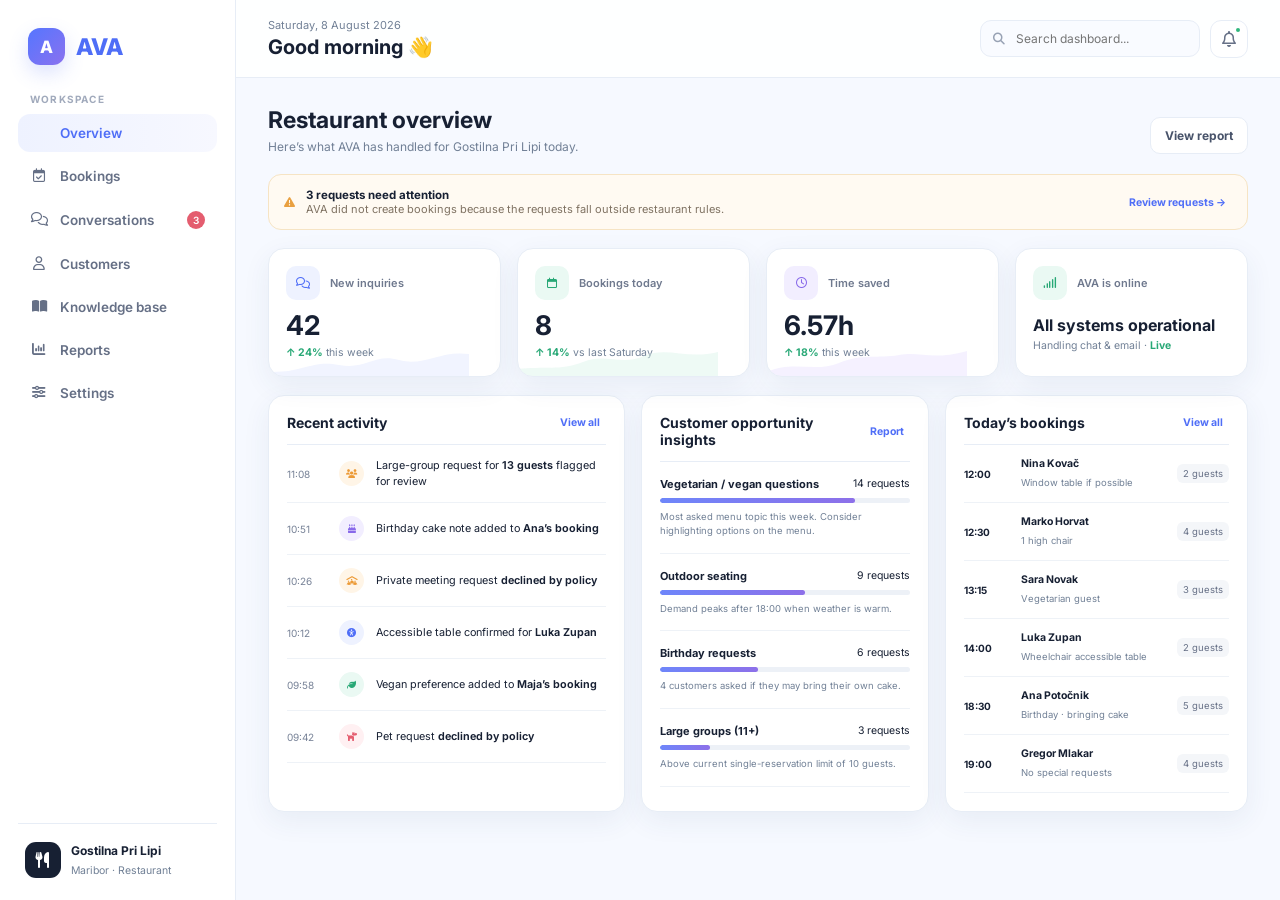
<file: dashboard.html>
<!DOCTYPE html>
<html lang="en">
<head>
  <meta charset="UTF-8">
  <meta name="viewport" content="width=device-width, initial-scale=1.0">
  <title>AVA Restaurant Dashboard</title>
  <link rel="preconnect" href="https://fonts.googleapis.com">
  <link rel="preconnect" href="https://fonts.gstatic.com" crossorigin>
  <link href="https://fonts.googleapis.com/css2?family=Inter:wght@400;500;600;700&display=swap" rel="stylesheet">
  <link rel="stylesheet" href="https://cdnjs.cloudflare.com/ajax/libs/font-awesome/6.5.1/css/all.min.css">
  <style>
    :root{
      --bg:#f6f9ff;--card:#fff;--text:#172033;--muted:#718096;--line:#e7edf6;
      --blue:#4f6ef7;--blue-soft:#eef2ff;--green:#28a876;--green-soft:#eaf9f3;
      --purple:#8869ea;--purple-soft:#f2eeff;--orange:#ec9a36;--orange-soft:#fff5e7;
      --red:#e45d6f;--red-soft:#fff0f2;--shadow:0 9px 28px rgba(46,64,110,.07);
    }
    *{box-sizing:border-box} body{margin:0;font-family:Inter,Arial,sans-serif;background:var(--bg);color:var(--text)}
    button,input,select,textarea{font:inherit} button{cursor:pointer}
    .app{min-height:100vh;display:grid;grid-template-columns:236px 1fr}.sidebar{position:sticky;top:0;height:100vh;background:#fff;border-right:1px solid var(--line);padding:28px 18px 22px;display:flex;flex-direction:column}
    .brand{display:flex;align-items:center;gap:11px;padding:0 10px 28px;font-weight:800;font-size:23px;color:var(--blue)}.brand-mark{display:grid;place-items:center;width:37px;height:37px;border-radius:12px;background:linear-gradient(135deg,#5576ff,#8a71ef);color:#fff;font-size:17px;box-shadow:0 8px 20px rgba(79,110,247,.2)}
    .nav-label{font-size:10px;font-weight:700;letter-spacing:.12em;color:#a1aabc;padding:0 12px 9px}.nav{display:grid;gap:5px}.nav-btn{border:0;background:transparent;color:#667086;border-radius:12px;padding:11px 12px;display:flex;align-items:center;gap:12px;text-align:left;font-size:13.5px;font-weight:600}.nav-btn i{width:18px;text-align:center}.nav-btn:hover{background:#f6f8fc;color:#293247}.nav-btn.active{background:linear-gradient(90deg,#eef2ff,#f7f8ff);color:var(--blue)}.nav-btn .count{margin-left:auto;background:var(--red);color:#fff;font-size:10px;min-width:18px;height:18px;padding:0 5px;display:grid;place-items:center;border-radius:20px}
    .restaurant-mini{margin-top:auto;border-top:1px solid var(--line);padding:18px 7px 0;display:flex;align-items:center;gap:10px}.restaurant-avatar{width:36px;height:36px;border-radius:11px;background:#172033;color:white;display:grid;place-items:center}.restaurant-mini strong{font-size:12px;display:block}.restaurant-mini span{font-size:10.5px;color:var(--muted)}
    .main{min-width:0}.topbar{height:78px;padding:0 32px;border-bottom:1px solid var(--line);background:rgba(255,255,255,.88);backdrop-filter:blur(12px);display:flex;align-items:center;justify-content:space-between;position:sticky;top:0;z-index:20}.date{font-size:11px;color:var(--muted);margin-bottom:3px}.title{font-size:20px;font-weight:700}.top-actions{display:flex;align-items:center;gap:10px}.search{position:relative}.search i{position:absolute;left:13px;top:50%;transform:translateY(-50%);font-size:12px;color:#98a2b4}.search input{width:220px;border:1px solid var(--line);background:#f9fbff;border-radius:11px;padding:10px 12px 10px 35px;outline:none;font-size:12px}.icon-btn{width:38px;height:38px;border:1px solid var(--line);border-radius:11px;background:#fff;color:#677187;position:relative}.online-dot{position:absolute;width:8px;height:8px;border-radius:50%;background:#30b77c;right:5px;top:5px;border:2px solid #fff}
    .content{padding:28px 32px 42px;max-width:1540px;margin:auto}.page{display:none}.page.active{display:block}.page-head{display:flex;align-items:flex-end;justify-content:space-between;margin-bottom:20px}.page-head h1{margin:0;font-size:23px}.page-head p{margin:5px 0 0;color:var(--muted);font-size:12px}.button{border:0;border-radius:10px;padding:10px 14px;font-size:12px;font-weight:700;background:var(--blue);color:#fff;box-shadow:0 5px 15px rgba(79,110,247,.18)}.button.secondary{background:#fff;color:#48536a;border:1px solid var(--line);box-shadow:none}.button.danger{background:var(--red)}
    .kpis{display:grid;grid-template-columns:repeat(4,1fr);gap:16px;margin-bottom:18px}.card{background:var(--card);border:1px solid var(--line);border-radius:16px;box-shadow:var(--shadow)}.kpi{padding:17px;min-height:126px;position:relative;overflow:hidden}.kpi-top{display:flex;align-items:center;gap:10px;color:#6f798e;font-size:11px;font-weight:600}.badge-icon{width:34px;height:34px;border-radius:10px;display:grid;place-items:center}.blue{color:var(--blue);background:var(--blue-soft)}.green{color:var(--green);background:var(--green-soft)}.purple{color:var(--purple);background:var(--purple-soft)}.orange{color:var(--orange);background:var(--orange-soft)}.red{color:var(--red);background:var(--red-soft)}.kpi strong{display:block;font-size:27px;margin:9px 0 4px}.trend{font-size:10.5px;color:var(--muted)}.trend b{color:var(--green)}.kpi-line{position:absolute;bottom:0;left:0;right:0;height:28px;opacity:.45}
    .overview-grid{display:grid;grid-template-columns:1.18fr .95fr 1fr;gap:16px}.panel{padding:18px;min-height:350px}.panel-head{display:flex;align-items:center;justify-content:space-between;padding-bottom:13px;border-bottom:1px solid var(--line)}.panel-head h2{font-size:14px;margin:0}.text-btn{border:0;background:none;color:var(--blue);font-size:10.5px;font-weight:700}.activity{display:grid;grid-template-columns:43px 28px 1fr;gap:9px;align-items:center;padding:13px 0;border-bottom:1px solid #eef2f7;font-size:10.8px}.activity time{color:#768196;font-size:10px}.activity-icon{width:25px;height:25px;border-radius:50%;display:grid;place-items:center;font-size:9px}.activity p{margin:0;line-height:1.45}.activity p b{font-weight:650}
    .insight{padding:15px 0;border-bottom:1px solid #eef2f7}.insight-row{display:flex;justify-content:space-between;gap:10px;font-size:10.5px;margin-bottom:7px}.insight-row strong{font-size:11px}.bar{height:5px;background:#edf1f7;border-radius:8px;overflow:hidden}.bar span{display:block;height:100%;border-radius:8px;background:linear-gradient(90deg,#6e86fa,#8d70e9)}.hint{font-size:9.5px;color:var(--muted);margin-top:7px;line-height:1.45}.booking-mini{display:grid;grid-template-columns:48px 1fr auto;gap:9px;align-items:center;padding:12px 0;border-bottom:1px solid #eef2f7}.booking-mini time{font-size:10px;font-weight:700}.booking-mini strong{display:block;font-size:10.5px}.booking-mini span{color:var(--muted);font-size:9.5px}.party{font-size:9.5px!important;color:#667086!important;background:#f4f6f9;padding:4px 6px;border-radius:6px}
    .alert-strip{display:flex;align-items:center;gap:11px;padding:13px 15px;margin-bottom:18px;background:#fffaf2;border:1px solid #f6e4c4;border-radius:13px;font-size:11px}.alert-strip i{color:#e9a040}.alert-strip b{font-size:11.5px}.alert-strip span{color:#7f7262}.alert-strip button{margin-left:auto}
    .toolbar{display:flex;gap:9px;align-items:center;margin-bottom:14px}.toolbar input,.toolbar select{border:1px solid var(--line);background:#fff;border-radius:10px;padding:9px 11px;font-size:11px;color:#536077;outline:none}.toolbar input{min-width:230px}.table-wrap{overflow:auto}.table{width:100%;border-collapse:collapse}.table th{text-align:left;color:#8993a6;font-size:9.5px;text-transform:uppercase;letter-spacing:.04em;padding:12px;border-bottom:1px solid var(--line);white-space:nowrap}.table td{padding:13px 12px;border-bottom:1px solid #eef2f7;font-size:10.5px;white-space:nowrap}.table tr:last-child td{border-bottom:0}.person strong{display:block;font-size:10.8px}.person span{font-size:9px;color:var(--muted)}.pill{display:inline-flex;align-items:center;gap:5px;border-radius:30px;padding:5px 8px;font-size:9px;font-weight:700}.pill.confirmed{background:var(--green-soft);color:var(--green)}.pill.pending{background:var(--orange-soft);color:#b57725}.pill.cancelled,.pill.declined{background:var(--red-soft);color:var(--red)}.pill.neutral{background:#f1f3f7;color:#68738a}.pill.info{background:var(--blue-soft);color:var(--blue)}
    .request-grid{display:grid;grid-template-columns:repeat(2,minmax(0,1fr));gap:13px}.request-card{padding:16px}.request-top{display:flex;align-items:flex-start;gap:11px}.request-icon{width:38px;height:38px;border-radius:11px;display:grid;place-items:center;flex:none}.request-card h3{font-size:12px;margin:1px 0 4px}.request-card .meta{font-size:9.5px;color:var(--muted)}.message{font-size:10.5px;line-height:1.55;color:#475168;background:#f8faff;border-radius:10px;padding:10px 11px;margin:12px 0}.response{font-size:10px;line-height:1.55;border-left:2px solid var(--blue);padding-left:10px;color:#647087}.response b{color:#354057}.request-footer{display:flex;justify-content:space-between;align-items:center;margin-top:12px}.source{font-size:9.5px;color:#8a94a8}.source i{margin-right:5px}
    .conversation-layout{display:grid;grid-template-columns:310px 1fr;min-height:580px;overflow:hidden}.conversation-list{border-right:1px solid var(--line)}.conversation-list-head{padding:15px;border-bottom:1px solid var(--line)}.conversation-list-head input{width:100%;border:1px solid var(--line);background:#f8faff;border-radius:9px;padding:9px 10px;font-size:10px}.conversation-row{padding:13px 15px;border-bottom:1px solid #eff2f7;cursor:pointer}.conversation-row:hover,.conversation-row.active{background:#f6f8ff}.conversation-row-top{display:flex;justify-content:space-between;gap:10px}.conversation-row strong{font-size:10.5px}.conversation-row time{font-size:9px;color:#9aa3b5}.conversation-row p{font-size:9.5px;color:#748097;white-space:nowrap;overflow:hidden;text-overflow:ellipsis;margin:5px 0 0}.chat{padding:21px 24px;display:flex;flex-direction:column}.chat-head{display:flex;align-items:center;justify-content:space-between;padding-bottom:15px;border-bottom:1px solid var(--line)}.chat-head h3{font-size:13px;margin:0}.chat-head p{font-size:9.5px;color:var(--muted);margin:3px 0 0}.messages{padding:20px 0;display:flex;flex-direction:column;gap:10px;flex:1}.bubble{max-width:76%;font-size:10.5px;line-height:1.55;padding:10px 12px;border-radius:12px}.bubble.customer{background:#f2f4f8;border-bottom-left-radius:4px;align-self:flex-start}.bubble.ava{background:#eef2ff;color:#3e4d75;border-bottom-right-radius:4px;align-self:flex-end}.bubble small{display:block;margin-top:4px;color:#929bae;font-size:8.5px}.decision{align-self:center;border:1px solid #f0dfbd;background:#fffaf0;color:#74634a;padding:8px 12px;border-radius:9px;font-size:9.5px}.chat-note{background:#f8faff;border:1px solid var(--line);padding:11px;border-radius:10px;font-size:9.5px;color:#6d788e}
    .customer-grid{display:grid;grid-template-columns:repeat(3,1fr);gap:14px}.customer-card{padding:16px}.customer-card .avatar{width:38px;height:38px;border-radius:50%;background:#eef2ff;color:var(--blue);display:grid;place-items:center;font-weight:700;margin-bottom:11px}.customer-card h3{margin:0;font-size:12px}.customer-card p{font-size:9.5px;color:var(--muted);margin:4px 0 12px}.mini-stats{display:grid;grid-template-columns:repeat(2,1fr);gap:8px}.mini-stat{background:#f8faff;border-radius:9px;padding:9px}.mini-stat b{display:block;font-size:11px}.mini-stat span{font-size:8.5px;color:var(--muted)}
    .kb-layout{display:grid;grid-template-columns:1fr 1fr;gap:16px}.kb-section{padding:18px}.kb-section h2{font-size:14px;margin:0 0 5px}.kb-section>p{font-size:10px;color:var(--muted);margin:0 0 15px}.rule{display:flex;gap:11px;padding:13px 0;border-top:1px solid #eef2f7}.rule:first-of-type{border-top:0}.rule i{width:26px;height:26px;border-radius:8px;display:grid;place-items:center;font-size:10px;flex:none}.rule h3{font-size:10.8px;margin:0 0 4px}.rule p{font-size:9.5px;line-height:1.45;color:#778298;margin:0}.rule .pill{margin-top:6px}.faq-row{padding:12px 0;border-top:1px solid #eef2f7}.faq-row:first-of-type{border-top:0}.faq-row b{font-size:10.5px}.faq-row p{font-size:9.5px;line-height:1.45;color:#778298;margin:4px 0 0}
    .report-kpis{display:grid;grid-template-columns:repeat(4,1fr);gap:14px;margin-bottom:16px}.report-kpi{padding:15px}.report-kpi span{font-size:9.5px;color:var(--muted)}.report-kpi b{display:block;font-size:21px;margin-top:5px}.charts{display:grid;grid-template-columns:1.35fr 1fr;gap:16px}.chart-card{padding:18px}.chart-card h2{font-size:13px;margin:0 0 18px}.bar-chart{height:210px;display:flex;align-items:flex-end;gap:16px;border-bottom:1px solid var(--line);padding:0 10px}.bar-col{flex:1;height:100%;display:flex;flex-direction:column;justify-content:flex-end;align-items:center;gap:7px}.bar-fill{width:65%;background:linear-gradient(180deg,#6c84fa,#a18aec);border-radius:6px 6px 0 0;min-height:10px}.bar-col span{font-size:8.5px;color:var(--muted);padding-bottom:7px}.report-list{display:grid;gap:9px}.report-row{display:flex;align-items:center;gap:10px;padding:10px;background:#fafbfe;border-radius:10px}.report-row i{width:30px;height:30px;display:grid;place-items:center;border-radius:9px}.report-row strong{font-size:10.5px;display:block}.report-row span{font-size:9px;color:var(--muted)}.report-row b{margin-left:auto;font-size:11px}
    .settings-grid{display:grid;grid-template-columns:1fr 1fr;gap:16px}.settings-card{padding:18px}.settings-card h2{font-size:13px;margin:0 0 16px}.field{margin-bottom:13px}.field label{display:block;font-size:9.5px;font-weight:700;margin-bottom:5px}.field input,.field select,.field textarea{width:100%;border:1px solid var(--line);border-radius:9px;padding:9px 10px;font-size:10px;outline:none;background:#fbfcff}.field textarea{resize:vertical;min-height:70px}.toggle-row{display:flex;justify-content:space-between;gap:20px;padding:12px 0;border-top:1px solid #eef2f7}.toggle-row:first-of-type{border-top:0}.toggle-row b{display:block;font-size:10.5px}.toggle-row span{font-size:9px;color:var(--muted)}.toggle{width:34px;height:19px;background:var(--green);border-radius:20px;position:relative;flex:none}.toggle:after{content:"";position:absolute;width:15px;height:15px;background:#fff;border-radius:50%;top:2px;right:2px;box-shadow:0 1px 3px #8884}
    .modal-backdrop{position:fixed;inset:0;background:rgba(19,28,49,.28);backdrop-filter:blur(2px);z-index:50;display:none;place-items:center;padding:20px}.modal-backdrop.open{display:grid}.modal{background:#fff;border-radius:17px;width:min(520px,100%);box-shadow:0 25px 80px rgba(16,27,53,.22);padding:22px}.modal-head{display:flex;align-items:center;justify-content:space-between;margin-bottom:18px}.modal-head h2{font-size:15px;margin:0}.close{border:0;background:#f3f5f8;border-radius:8px;width:30px;height:30px}.modal-grid{display:grid;grid-template-columns:1fr 1fr;gap:10px}.modal-actions{display:flex;justify-content:flex-end;gap:8px;margin-top:16px}
    .toast{position:fixed;right:24px;bottom:24px;z-index:80;background:#192236;color:#fff;border-radius:11px;padding:11px 14px;font-size:10px;box-shadow:0 12px 35px #17203340;opacity:0;transform:translateY(8px);pointer-events:none;transition:.2s}.toast.show{opacity:1;transform:none}
    @media(max-width:1100px){.app{grid-template-columns:76px 1fr}.sidebar{padding:26px 11px}.brand{padding-left:8px}.brand>span,.nav-label,.nav-btn>span,.restaurant-mini>div:not(.restaurant-avatar),.nav-btn .count{display:none}.nav-btn{justify-content:center;padding:12px}.overview-grid{grid-template-columns:1fr 1fr}.overview-grid .panel:first-child{grid-column:1/-1}.kpis,.report-kpis{grid-template-columns:repeat(2,1fr)}}
    @media(max-width:760px){.app{display:block}.sidebar{height:auto;position:fixed;bottom:0;top:auto;left:0;right:0;z-index:40;border:0;border-top:1px solid var(--line);padding:7px 8px}.brand,.nav-label,.restaurant-mini,.nav-btn:nth-child(n+6){display:none}.nav{grid-template-columns:repeat(5,1fr)}.nav-btn{font-size:0}.nav-btn i{font-size:15px}.topbar{padding:0 16px}.search{display:none}.content{padding:20px 14px 82px}.kpis,.report-kpis,.overview-grid,.request-grid,.customer-grid,.kb-layout,.charts,.settings-grid{grid-template-columns:1fr}.overview-grid .panel:first-child{grid-column:auto}.conversation-layout{grid-template-columns:1fr}.conversation-list{border-right:0}.chat{display:none}.toolbar{flex-wrap:wrap}.toolbar input{min-width:100%;flex:1}.modal-grid{grid-template-columns:1fr}}
  </style>
</head>
<body>
<div class="app">
  <aside class="sidebar">
    <div class="brand"><div class="brand-mark">A</div><span>AVA</span></div>
    <div class="nav-label">WORKSPACE</div>
    <nav class="nav" id="nav">
      <button class="nav-btn active" data-page="overview"><i class="fa-solid fa-grid-2"></i><span>Overview</span></button>
      <button class="nav-btn" data-page="bookings"><i class="fa-regular fa-calendar-check"></i><span>Bookings</span></button>
      <button class="nav-btn" data-page="conversations"><i class="fa-regular fa-comments"></i><span>Conversations</span><span class="count">3</span></button>
      <button class="nav-btn" data-page="customers"><i class="fa-regular fa-user"></i><span>Customers</span></button>
      <button class="nav-btn" data-page="knowledge"><i class="fa-solid fa-book-open"></i><span>Knowledge base</span></button>
      <button class="nav-btn" data-page="reports"><i class="fa-solid fa-chart-column"></i><span>Reports</span></button>
      <button class="nav-btn" data-page="settings"><i class="fa-solid fa-sliders"></i><span>Settings</span></button>
    </nav>
    <div class="restaurant-mini"><div class="restaurant-avatar"><i class="fa-solid fa-utensils"></i></div><div><strong>Gostilna Pri Lipi</strong><span>Maribor · Restaurant</span></div></div>
  </aside>

  <main class="main">
    <header class="topbar">
      <div><div class="date">Saturday, 8 August 2026</div><div class="title" id="topTitle">Good morning 👋</div></div>
      <div class="top-actions"><div class="search"><i class="fa-solid fa-magnifying-glass"></i><input id="globalSearch" placeholder="Search dashboard..."></div><button class="icon-btn" title="Notifications" id="notificationBtn"><i class="fa-regular fa-bell"></i><span class="online-dot"></span></button></div>
    </header>
    <div class="content">
      <section class="page active" id="page-overview">
        <div class="page-head"><div><h1>Restaurant overview</h1><p>Here’s what AVA has handled for Gostilna Pri Lipi today.</p></div><button class="button secondary" data-go="reports">View report</button></div>
        <div class="alert-strip"><i class="fa-solid fa-triangle-exclamation"></i><div><b>3 requests need attention</b><br><span>AVA did not create bookings because the requests fall outside restaurant rules.</span></div><button class="text-btn" data-go="conversations">Review requests →</button></div>
        <div class="kpis">
          <div class="card kpi"><div class="kpi-top"><span class="badge-icon blue"><i class="fa-regular fa-comments"></i></span>New inquiries</div><strong>42</strong><div class="trend"><b>↑ 24%</b> this week</div><svg class="kpi-line" viewBox="0 0 200 28" preserveAspectRatio="none"><path d="M0 24 C35 25,42 12,70 17 S105 5,130 12 S170 2,200 6 V28 H0Z" fill="#dfe6ff"/></svg></div>
          <div class="card kpi"><div class="kpi-top"><span class="badge-icon green"><i class="fa-regular fa-calendar"></i></span>Bookings today</div><strong id="kpiBookings">8</strong><div class="trend"><b>↑ 14%</b> vs last Saturday</div><svg class="kpi-line" viewBox="0 0 200 28" preserveAspectRatio="none"><path d="M0 21 C25 18,42 23,65 14 S103 18,126 8 S169 12,200 4 V28 H0Z" fill="#d9f3e9"/></svg></div>
          <div class="card kpi"><div class="kpi-top"><span class="badge-icon purple"><i class="fa-regular fa-clock"></i></span>Time saved</div><strong>6.57h</strong><div class="trend"><b>↑ 18%</b> this week</div><svg class="kpi-line" viewBox="0 0 200 28" preserveAspectRatio="none"><path d="M0 24 C26 12,48 25,72 15 S110 11,132 7 S164 13,200 3 V28 H0Z" fill="#e8e1ff"/></svg></div>
          <div class="card kpi"><div class="kpi-top"><span class="badge-icon green"><i class="fa-solid fa-signal"></i></span>AVA is online</div><strong style="font-size:16px;margin-top:15px">All systems operational</strong><div class="trend">Handling chat & email · <b>Live</b></div></div>
        </div>
        <div class="overview-grid">
          <div class="card panel"><div class="panel-head"><h2>Recent activity</h2><button class="text-btn" data-go="conversations">View all</button></div><div id="activityList"></div></div>
          <div class="card panel"><div class="panel-head"><h2>Customer opportunity insights</h2><button class="text-btn" data-go="reports">Report</button></div><div class="insight"><div class="insight-row"><strong>Vegetarian / vegan questions</strong><span>14 requests</span></div><div class="bar"><span style="width:78%"></span></div><div class="hint">Most asked menu topic this week. Consider highlighting options on the menu.</div></div><div class="insight"><div class="insight-row"><strong>Outdoor seating</strong><span>9 requests</span></div><div class="bar"><span style="width:58%"></span></div><div class="hint">Demand peaks after 18:00 when weather is warm.</div></div><div class="insight"><div class="insight-row"><strong>Birthday requests</strong><span>6 requests</span></div><div class="bar"><span style="width:39%"></span></div><div class="hint">4 customers asked if they may bring their own cake.</div></div><div class="insight"><div class="insight-row"><strong>Large groups (11+)</strong><span>3 requests</span></div><div class="bar"><span style="width:20%"></span></div><div class="hint">Above current single-reservation limit of 10 guests.</div></div></div>
          <div class="card panel"><div class="panel-head"><h2>Today’s bookings</h2><button class="text-btn" data-go="bookings">View all</button></div><div id="todayBookingsMini"></div></div>
        </div>
      </section>

      <section class="page" id="page-bookings">
        <div class="page-head"><div><h1>Bookings</h1><p id="bookingSubtitle">8 confirmed reservations today · 30 guests expected.</p></div><button class="button" id="addBooking"><i class="fa-solid fa-plus"></i>&nbsp; Add booking</button></div>
        <div class="alert-strip"><i class="fa-solid fa-shield-halved"></i><div><b>AVA respects your booking rules</b><br><span>Requests over 10 guests are held for staff review instead of being confirmed automatically.</span></div><button class="text-btn" data-go="knowledge">See rule →</button></div>
        <div class="toolbar"><input id="bookingSearch" placeholder="Search name, phone or note..."><select id="bookingStatus"><option value="all">All statuses</option><option value="confirmed">Confirmed</option><option value="cancelled">Cancelled</option></select><select id="bookingDate"><option value="today">Today</option><option value="all">All dates</option></select></div>
        <div class="card table-wrap"><table class="table"><thead><tr><th>Time</th><th>Guest</th><th>Guests</th><th>Area</th><th>Special request</th><th>Source</th><th>Status</th></tr></thead><tbody id="bookingTable"></tbody></table></div>
      </section>

      <section class="page" id="page-conversations">
        <div class="page-head"><div><h1>Conversations</h1><p>42 inquiries this week · 39 resolved automatically · 3 flagged for review.</p></div><button class="button secondary" id="showFlagged">Show flagged only</button></div>
        <div class="request-grid" id="flaggedGrid"></div>
        <h2 style="font-size:15px;margin:24px 0 12px">Recent conversations</h2>
        <div class="card conversation-layout"><div class="conversation-list"><div class="conversation-list-head"><input id="conversationSearch" placeholder="Search conversations..."></div><div id="conversationRows"></div></div><div class="chat" id="chatPanel"></div></div>
      </section>

      <section class="page" id="page-customers">
        <div class="page-head"><div><h1>Customers</h1><p>Returning guests and preferences gathered from confirmed interactions.</p></div><button class="button secondary">Export customers</button></div>
        <div class="customer-grid" id="customerGrid"></div>
      </section>

      <section class="page" id="page-knowledge">
        <div class="page-head"><div><h1>Knowledge base</h1><p>The source of truth AVA uses before answering guests or creating reservations.</p></div><button class="button"><i class="fa-solid fa-plus"></i>&nbsp; Add knowledge</button></div>
        <div class="kb-layout">
          <div class="card kb-section"><h2>Restaurant rules</h2><p>High-priority rules are checked before AVA confirms anything.</p>
            <div class="rule"><i class="fa-solid fa-dog red"></i><div><h3>Pets are not allowed indoors or on the terrace</h3><p>Politely explain the no-pets policy. Assistance dogs are the only exception.</p><span class="pill confirmed">Active rule</span></div></div>
            <div class="rule"><i class="fa-solid fa-users orange"></i><div><h3>Maximum automatic booking: 10 guests</h3><p>For 11+ guests, do not create a reservation. Collect contact details and send the request to staff.</p><span class="pill confirmed">Active rule</span></div></div>
            <div class="rule"><i class="fa-solid fa-people-roof blue"></i><div><h3>No meeting or event room</h3><p>The restaurant cannot host private business meetings, conferences or closed events because there is no separate space.</p><span class="pill confirmed">Active rule</span></div></div>
            <div class="rule"><i class="fa-solid fa-cake-candles purple"></i><div><h3>Birthday cakes</h3><p>Guests may bring a birthday cake if they tell us in advance. Plates and serving are complimentary.</p><span class="pill confirmed">Active rule</span></div></div>
            <div class="rule"><i class="fa-solid fa-clock orange"></i><div><h3>Late arrivals</h3><p>Hold tables for 15 minutes. After 15 minutes, ask the guest to call; availability can no longer be guaranteed.</p><span class="pill confirmed">Active rule</span></div></div>
          </div>
          <div class="card kb-section"><h2>Guest information</h2><p>Frequently used facts AVA can answer without staff help.</p>
            <div class="faq-row"><b>Opening hours</b><p>Mon–Thu 11:00–22:00 · Fri–Sat 11:00–23:00 · Sun 11:00–21:00. Kitchen closes 30 minutes before closing.</p></div>
            <div class="faq-row"><b>Dietary options</b><p>Vegetarian and vegan dishes are available. Gluten-free preparation is possible for selected dishes, but the kitchen is not a certified allergen-free environment.</p></div>
            <div class="faq-row"><b>Accessibility</b><p>Main dining room and restroom are wheelchair accessible. Ask staff to reserve an accessible table.</p></div>
            <div class="faq-row"><b>Children</b><p>High chairs are available free of charge. Children’s portions are available for selected meals.</p></div>
            <div class="faq-row"><b>Parking</b><p>Free guest parking is available behind the restaurant with 14 spaces. Street parking is available nearby.</p></div>
            <div class="faq-row"><b>Takeaway</b><p>Takeaway orders are accepted during kitchen hours. Typical pickup time is 20–35 minutes depending on demand.</p></div>
            <div class="faq-row"><b>Cancellation</b><p>Standard reservations can be cancelled at any time. Please notify the restaurant as early as possible.</p></div>
            <div class="faq-row"><b>Terrace</b><p>Terrace seating is weather-dependent and cannot be guaranteed during rain or strong wind.</p></div>
          </div>
        </div>
      </section>

      <section class="page" id="page-reports">
        <div class="page-head"><div><h1>Reports</h1><p>Restaurant performance · 3–8 August 2026</p></div><button class="button secondary"><i class="fa-solid fa-download"></i>&nbsp; Export PDF</button></div>
        <div class="report-kpis"><div class="card report-kpi"><span>Inquiries handled</span><b>42</b></div><div class="card report-kpi"><span>Auto-resolution rate</span><b>92.9%</b></div><div class="card report-kpi"><span>Bookings created</span><b>18</b></div><div class="card report-kpi"><span>Time saved</span><b>6.57h</b></div></div>
        <div class="charts"><div class="card chart-card"><h2>Inquiries by day</h2><div class="bar-chart"><div class="bar-col"><div class="bar-fill" style="height:38%"></div><span>Mon</span></div><div class="bar-col"><div class="bar-fill" style="height:51%"></div><span>Tue</span></div><div class="bar-col"><div class="bar-fill" style="height:45%"></div><span>Wed</span></div><div class="bar-col"><div class="bar-fill" style="height:65%"></div><span>Thu</span></div><div class="bar-col"><div class="bar-fill" style="height:74%"></div><span>Fri</span></div><div class="bar-col"><div class="bar-fill" style="height:92%"></div><span>Sat</span></div></div></div>
          <div class="card chart-card"><h2>What guests asked about</h2><div class="report-list"><div class="report-row"><i class="fa-solid fa-leaf green"></i><div><strong>Dietary options</strong><span>Vegetarian, vegan, allergens</span></div><b>14</b></div><div class="report-row"><i class="fa-solid fa-chair blue"></i><div><strong>Outdoor seating</strong><span>Terrace availability</span></div><b>9</b></div><div class="report-row"><i class="fa-solid fa-cake-candles purple"></i><div><strong>Celebrations</strong><span>Birthday & cakes</span></div><b>6</b></div><div class="report-row"><i class="fa-solid fa-people-group orange"></i><div><strong>Large groups</strong><span>11+ guests</span></div><b>3</b></div></div></div>
        </div>
      </section>

      <section class="page" id="page-settings">
        <div class="page-head"><div><h1>Settings</h1><p>Restaurant details and AVA behaviour.</p></div><button class="button" id="saveSettings">Save changes</button></div>
        <div class="settings-grid"><div class="card settings-card"><h2>Business profile</h2><div class="field"><label>Restaurant name</label><input value="Gostilna Pri Lipi"></div><div class="field"><label>Business type</label><select><option>Restaurant</option></select></div><div class="field"><label>Location</label><input value="Maribor, Slovenia"></div><div class="field"><label>Maximum automatic party size</label><input value="10" type="number"></div><div class="field"><label>Default table hold time</label><select><option>15 minutes</option></select></div></div><div class="card settings-card"><h2>AVA automation</h2><div class="toggle-row"><div><b>Automatic booking confirmation</b><span>Confirm when all rules and availability match.</span></div><div class="toggle"></div></div><div class="toggle-row"><div><b>Escalate unusual requests</b><span>Flag requests AVA cannot safely resolve.</span></div><div class="toggle"></div></div><div class="toggle-row"><div><b>Dietary disclaimer</b><span>Show allergen cross-contact disclaimer when relevant.</span></div><div class="toggle"></div></div><div class="toggle-row"><div><b>Weekly owner report</b><span>Email a summary every Monday at 08:00.</span></div><div class="toggle"></div></div></div></div>
      </section>
    </div>
  </main>
</div>

<div class="modal-backdrop" id="bookingModal"><div class="modal"><div class="modal-head"><h2>Add manual booking</h2><button class="close" id="closeModal"><i class="fa-solid fa-xmark"></i></button></div><div class="modal-grid"><div class="field"><label>Guest name</label><input id="mName" placeholder="Full name"></div><div class="field"><label>Phone</label><input id="mPhone" placeholder="+386 ..."></div><div class="field"><label>Time</label><input id="mTime" type="time" value="20:30"></div><div class="field"><label>Guests</label><input id="mGuests" type="number" value="2" min="1" max="10"></div></div><div class="field"><label>Special request</label><input id="mNote" placeholder="Optional note"></div><div class="modal-actions"><button class="button secondary" id="cancelModal">Cancel</button><button class="button" id="confirmBooking">Create booking</button></div></div></div>
<div class="toast" id="toast">Saved</div>

<script>
  const demoDate='2026-08-08';
  const bookings=[
    {time:'12:00',date:demoDate,name:'Nina Kovač',phone:'+386 40 221 804',guests:2,area:'Dining room',note:'Window table if possible',source:'Chat',status:'confirmed'},
    {time:'12:30',date:demoDate,name:'Marko Horvat',phone:'+386 31 775 291',guests:4,area:'Terrace',note:'1 high chair',source:'Phone',status:'confirmed'},
    {time:'13:15',date:demoDate,name:'Sara Novak',phone:'+386 41 365 122',guests:3,area:'Dining room',note:'Vegetarian guest',source:'Email',status:'confirmed'},
    {time:'14:00',date:demoDate,name:'Luka Zupan',phone:'+386 51 448 990',guests:2,area:'Dining room',note:'Wheelchair accessible table',source:'Chat',status:'confirmed'},
    {time:'18:30',date:demoDate,name:'Ana Potočnik',phone:'+386 40 712 218',guests:5,area:'Terrace',note:'Birthday · bringing cake',source:'Email',status:'confirmed'},
    {time:'19:00',date:demoDate,name:'Gregor Mlakar',phone:'+386 31 680 407',guests:4,area:'Dining room',note:'No special requests',source:'Chat',status:'confirmed'},
    {time:'19:30',date:demoDate,name:'Maja Kralj',phone:'+386 41 518 209',guests:6,area:'Dining room',note:'2 vegan guests',source:'Phone',status:'confirmed'},
    {time:'20:15',date:demoDate,name:'Tomaž Vidmar',phone:'+386 51 333 178',guests:4,area:'Terrace',note:'Anniversary',source:'Chat',status:'confirmed'},
    {time:'18:00',date:'2026-08-07',name:'Eva Marin',phone:'+386 40 880 132',guests:2,area:'Terrace',note:'Cancelled at 16:42',source:'Chat',status:'cancelled'}
  ];
  const flagged=[
    {type:'pets',icon:'fa-dog',tone:'red',name:'Pet policy request',customer:'Petra Bizjak',time:'09:42',source:'Chat',message:'“Can I reserve a table for two tonight? We would bring our small dog with us.”',response:'AVA explained that pets are not allowed indoors or on the terrace and did not create a reservation.',status:'Declined by rule'},
    {type:'meeting',icon:'fa-people-roof',tone:'orange',name:'Business meeting request',customer:'Miha Koren',time:'10:26',source:'Email',message:'“We need a quiet private room for a 12-person client meeting from 14:00–17:00. Can you host us?”',response:'AVA explained that the restaurant has no private meeting/event room and offered normal dining reservations instead.',status:'Declined by rule'},
    {type:'large',icon:'fa-users',tone:'orange',name:'Large group request',customer:'Klara Štukelj',time:'11:08',source:'Chat',message:'“Can I book one table for 13 people this Saturday at 19:00?”',response:'AVA did not book the table because automatic reservations are limited to 10 guests. Contact details were collected for staff review.',status:'Needs staff review'}
  ];
  const conversations=[
    {id:1,name:'Klara Štukelj',time:'11:08',source:'Chat',preview:'Table for 13 people this Saturday...',tag:'flagged',messages:[['customer','Hi, can I book one table for 13 people this Saturday at 19:00?'],['ava','I can help with that. Our standard online reservations are available for groups of up to 10 guests. For 13 guests, I can send your request to the restaurant team for review.'],['customer','Yes please. My number is +386 40 612 904.'],['ava','Thank you, Klara. I’ve forwarded your request to the team. This is not a confirmed reservation yet; they’ll contact you after checking the options.']]},
    {id:2,name:'Petra Bizjak',time:'09:42',source:'Chat',preview:'Can we bring our small dog?',tag:'flagged',messages:[['customer','Can I reserve a table for two tonight? We would bring our small dog with us.'],['ava','I’m sorry, but Gostilna Pri Lipi does not allow pets indoors or on the terrace. Assistance dogs are welcome. I can still help reserve a table if you will be visiting without your pet.']]},
    {id:3,name:'Miha Koren',time:'10:26',source:'Email',preview:'Private room for a client meeting...',tag:'flagged',messages:[['customer','We need a quiet private room for a 12-person client meeting from 14:00–17:00. Can you host us?'],['ava','Thank you for asking. The restaurant does not have a separate meeting or event room, so we cannot provide a private space for a business meeting. If a normal dining reservation would work, I can pass a large-group request to the team.']]},
    {id:4,name:'Ana Potočnik',time:'10:51',source:'Email',preview:'Can we bring a birthday cake?',tag:'resolved',messages:[['customer','We have a table for five at 18:30. Can we bring our own birthday cake?'],['ava','Yes. You’re welcome to bring a birthday cake if you let us know in advance. I’ve added it to your reservation, and the restaurant can provide plates for serving.']]},
    {id:5,name:'Luka Zupan',time:'10:12',source:'Chat',preview:'Is the restaurant wheelchair accessible?',tag:'resolved',messages:[['customer','Is your restaurant wheelchair accessible? I also need an accessible table.'],['ava','Yes. The main dining room and restroom are wheelchair accessible. I’ve noted the request on your 14:00 reservation so the team can prepare an appropriate table.']]},
    {id:6,name:'Maja Kralj',time:'09:58',source:'Phone',preview:'Do you have vegan options?',tag:'resolved',messages:[['customer','We are six people and two of us are vegan. Will there be options?'],['ava','Yes, the restaurant offers vegan dishes. I’ve also added a note to your reservation that two guests are vegan. For severe allergies, please speak with staff because the kitchen is not certified allergen-free.']]},
    {id:7,name:'Jure Pirc',time:'09:31',source:'Chat',preview:'How late can we arrive?',tag:'resolved',messages:[['customer','If we reserve for 20:00, how late can we arrive?'],['ava','The restaurant holds reserved tables for 15 minutes. If you expect to arrive later than 20:15, please call the restaurant; after that time availability cannot be guaranteed.']]},
    {id:8,name:'Tina Kos',time:'09:14',source:'Chat',preview:'Do you have parking?',tag:'resolved',messages:[['customer','Do you have parking near the restaurant?'],['ava','Yes. There are 14 free guest parking spaces behind the restaurant, and street parking is also available nearby.']]}
  ];
  const customers=[
    {name:'Maja Kralj',visits:12,last:'Today, 19:30',pref:'Often asks for vegan options',spend:'€642'},
    {name:'Gregor Mlakar',visits:9,last:'Today, 19:00',pref:'Prefers quiet dining-room tables',spend:'€518'},
    {name:'Ana Potočnik',visits:7,last:'Today, 18:30',pref:'Family celebrations',spend:'€466'},
    {name:'Nina Kovač',visits:6,last:'Today, 12:00',pref:'Window table when available',spend:'€311'},
    {name:'Marko Horvat',visits:5,last:'Today, 12:30',pref:'Terrace seating · high chair',spend:'€284'},
    {name:'Luka Zupan',visits:4,last:'Today, 14:00',pref:'Accessible table',spend:'€239'}
  ];
  const activity=[
    ['11:08','orange','fa-users','Large-group request for <b>13 guests</b> flagged for review'],
    ['10:51','purple','fa-cake-candles','Birthday cake note added to <b>Ana’s booking</b>'],
    ['10:26','orange','fa-people-roof','Private meeting request <b>declined by policy</b>'],
    ['10:12','blue','fa-universal-access','Accessible table confirmed for <b>Luka Zupan</b>'],
    ['09:58','green','fa-leaf','Vegan preference added to <b>Maja’s booking</b>'],
    ['09:42','red','fa-dog','Pet request <b>declined by policy</b>']
  ];

  function esc(s){return String(s).replace(/[&<>"']/g,c=>({'&':'&amp;','<':'&lt;','>':'&gt;','"':'&quot;',"'":'&#039;'}[c]))}
  function go(page){document.querySelectorAll('.page').forEach(p=>p.classList.remove('active'));document.querySelector('#page-'+page).classList.add('active');document.querySelectorAll('.nav-btn').forEach(b=>b.classList.toggle('active',b.dataset.page===page));const names={overview:'Good morning 👋',bookings:'Bookings',conversations:'Conversations',customers:'Customers',knowledge:'Knowledge base',reports:'Reports',settings:'Settings'};document.querySelector('#topTitle').textContent=names[page];window.scrollTo({top:0,behavior:'smooth'})}
  document.querySelectorAll('[data-page],[data-go]').forEach(el=>el.addEventListener('click',()=>go(el.dataset.page||el.dataset.go)));

  function renderActivity(){document.querySelector('#activityList').innerHTML=activity.map(a=>`<div class="activity"><time>${a[0]}</time><span class="activity-icon ${a[1]}"><i class="fa-solid ${a[2]}"></i></span><p>${a[3]}</p></div>`).join('')}
  function todayConfirmed(){return bookings.filter(b=>b.date===demoDate&&b.status==='confirmed')}
  function renderMini(){const rows=todayConfirmed().slice(0,6);document.querySelector('#kpiBookings').textContent=todayConfirmed().length;document.querySelector('#todayBookingsMini').innerHTML=rows.map(b=>`<div class="booking-mini"><time>${b.time}</time><div><strong>${esc(b.name)}</strong><span>${esc(b.note)}</span></div><span class="party">${b.guests} guests</span></div>`).join('')}
  function renderBookings(){const q=document.querySelector('#bookingSearch').value.toLowerCase(),status=document.querySelector('#bookingStatus').value,date=document.querySelector('#bookingDate').value;const filtered=bookings.filter(b=>(date==='all'||b.date===demoDate)&&(status==='all'||b.status===status)&&(`${b.name} ${b.phone} ${b.note}`.toLowerCase().includes(q)));document.querySelector('#bookingTable').innerHTML=filtered.map(b=>`<tr><td><b>${b.time}</b></td><td class="person"><strong>${esc(b.name)}</strong><span>${esc(b.phone)}</span></td><td>${b.guests}</td><td>${esc(b.area)}</td><td>${esc(b.note)}</td><td>${b.source}</td><td><span class="pill ${b.status}">${b.status[0].toUpperCase()+b.status.slice(1)}</span></td></tr>`).join('')||'<tr><td colspan="7" style="text-align:center;color:#8993a6;padding:30px">No bookings match this filter.</td></tr>';const t=todayConfirmed();document.querySelector('#bookingSubtitle').textContent=`${t.length} confirmed reservations today · ${t.reduce((n,b)=>n+b.guests,0)} guests expected.`;renderMini()}
  ['bookingSearch','bookingStatus','bookingDate'].forEach(id=>document.querySelector('#'+id).addEventListener(id==='bookingSearch'?'input':'change',renderBookings));
  function renderFlagged(){document.querySelector('#flaggedGrid').innerHTML=flagged.map(f=>`<div class="card request-card"><div class="request-top"><span class="request-icon ${f.tone}"><i class="fa-solid ${f.icon}"></i></span><div><h3>${f.name}</h3><div class="meta">${f.customer} · Today ${f.time}</div></div></div><div class="message">${f.message}</div><div class="response"><b>AVA response:</b> ${f.response}</div><div class="request-footer"><span class="source"><i class="fa-regular fa-comment"></i>${f.source}</span><span class="pill ${f.status.includes('review')?'pending':'declined'}">${f.status}</span></div></div>`).join('')}
  let selectedConversation=0;
  function renderConversations(){const q=document.querySelector('#conversationSearch').value.toLowerCase();const list=conversations.filter(c=>`${c.name} ${c.preview}`.toLowerCase().includes(q));document.querySelector('#conversationRows').innerHTML=list.map((c,i)=>`<div class="conversation-row ${conversations.indexOf(c)===selectedConversation?'active':''}" data-conv="${conversations.indexOf(c)}"><div class="conversation-row-top"><strong>${esc(c.name)}</strong><time>${c.time}</time></div><p>${esc(c.preview)}</p></div>`).join('');document.querySelectorAll('[data-conv]').forEach(r=>r.addEventListener('click',()=>{selectedConversation=Number(r.dataset.conv);renderConversations()}));renderChat(conversations[selectedConversation])}
  function renderChat(c){document.querySelector('#chatPanel').innerHTML=`<div class="chat-head"><div><h3>${esc(c.name)}</h3><p>${c.source} · Today ${c.time}</p></div><span class="pill ${c.tag==='flagged'?'pending':'confirmed'}">${c.tag==='flagged'?'Review':'Resolved'}</span></div><div class="messages">${c.messages.map((m,i)=>`<div class="bubble ${m[0]}">${esc(m[1])}<small>${m[0]==='ava'?'AVA':'Guest'} · ${c.time}</small></div>${i===0&&c.tag==='flagged'?'<div class="decision"><i class="fa-solid fa-shield-halved"></i>&nbsp; AVA checked restaurant rules before responding</div>':''}`).join('')}</div><div class="chat-note"><i class="fa-solid fa-wand-magic-sparkles"></i>&nbsp; AVA summary: ${esc(c.preview)} ${c.tag==='flagged'?'No automatic booking was created.':'Request handled automatically.'}</div>`}
  document.querySelector('#conversationSearch').addEventListener('input',renderConversations);
  document.querySelector('#showFlagged').addEventListener('click',()=>{document.querySelector('#conversationSearch').value='';selectedConversation=0;renderConversations();document.querySelector('#conversationRows').scrollIntoView({behavior:'smooth',block:'center'})});
  function renderCustomers(){document.querySelector('#customerGrid').innerHTML=customers.map(c=>`<div class="card customer-card"><div class="avatar">${c.name.split(' ').map(x=>x[0]).join('')}</div><h3>${esc(c.name)}</h3><p>${esc(c.pref)}</p><div class="mini-stats"><div class="mini-stat"><b>${c.visits}</b><span>Visits</span></div><div class="mini-stat"><b>${c.spend}</b><span>Est. spend</span></div></div><p style="margin:10px 0 0"><b>Last visit:</b> ${c.last}</p></div>`).join('')}
  const modal=document.querySelector('#bookingModal');
  function setModal(open){modal.classList.toggle('open',open)} document.querySelector('#addBooking').addEventListener('click',()=>setModal(true));document.querySelector('#closeModal').addEventListener('click',()=>setModal(false));document.querySelector('#cancelModal').addEventListener('click',()=>setModal(false));modal.addEventListener('click',e=>{if(e.target===modal)setModal(false)});
  function toast(msg){const t=document.querySelector('#toast');t.textContent=msg;t.classList.add('show');setTimeout(()=>t.classList.remove('show'),2200)}
  document.querySelector('#confirmBooking').addEventListener('click',()=>{const name=document.querySelector('#mName').value.trim(),guests=Number(document.querySelector('#mGuests').value);if(!name){toast('Please enter a guest name');return}if(guests>10){toast('Maximum automatic booking is 10 guests');return}bookings.push({time:document.querySelector('#mTime').value,date:demoDate,name,phone:document.querySelector('#mPhone').value||'Not provided',guests,area:'Dining room',note:document.querySelector('#mNote').value||'No special requests',source:'Manual',status:'confirmed'});setModal(false);renderBookings();toast('Booking created and Overview updated')});
  document.querySelector('#saveSettings').addEventListener('click',()=>toast('Restaurant settings saved'));
  document.querySelector('#notificationBtn').addEventListener('click',()=>toast('3 requests are waiting for review'));
  document.querySelector('#globalSearch').addEventListener('keydown',e=>{if(e.key==='Enter'&&e.target.value.trim()){go('conversations');document.querySelector('#conversationSearch').value=e.target.value;renderConversations()}});
  renderActivity();renderMini();renderBookings();renderFlagged();renderConversations();renderCustomers();
</script>
</body>
</html>
</file>
